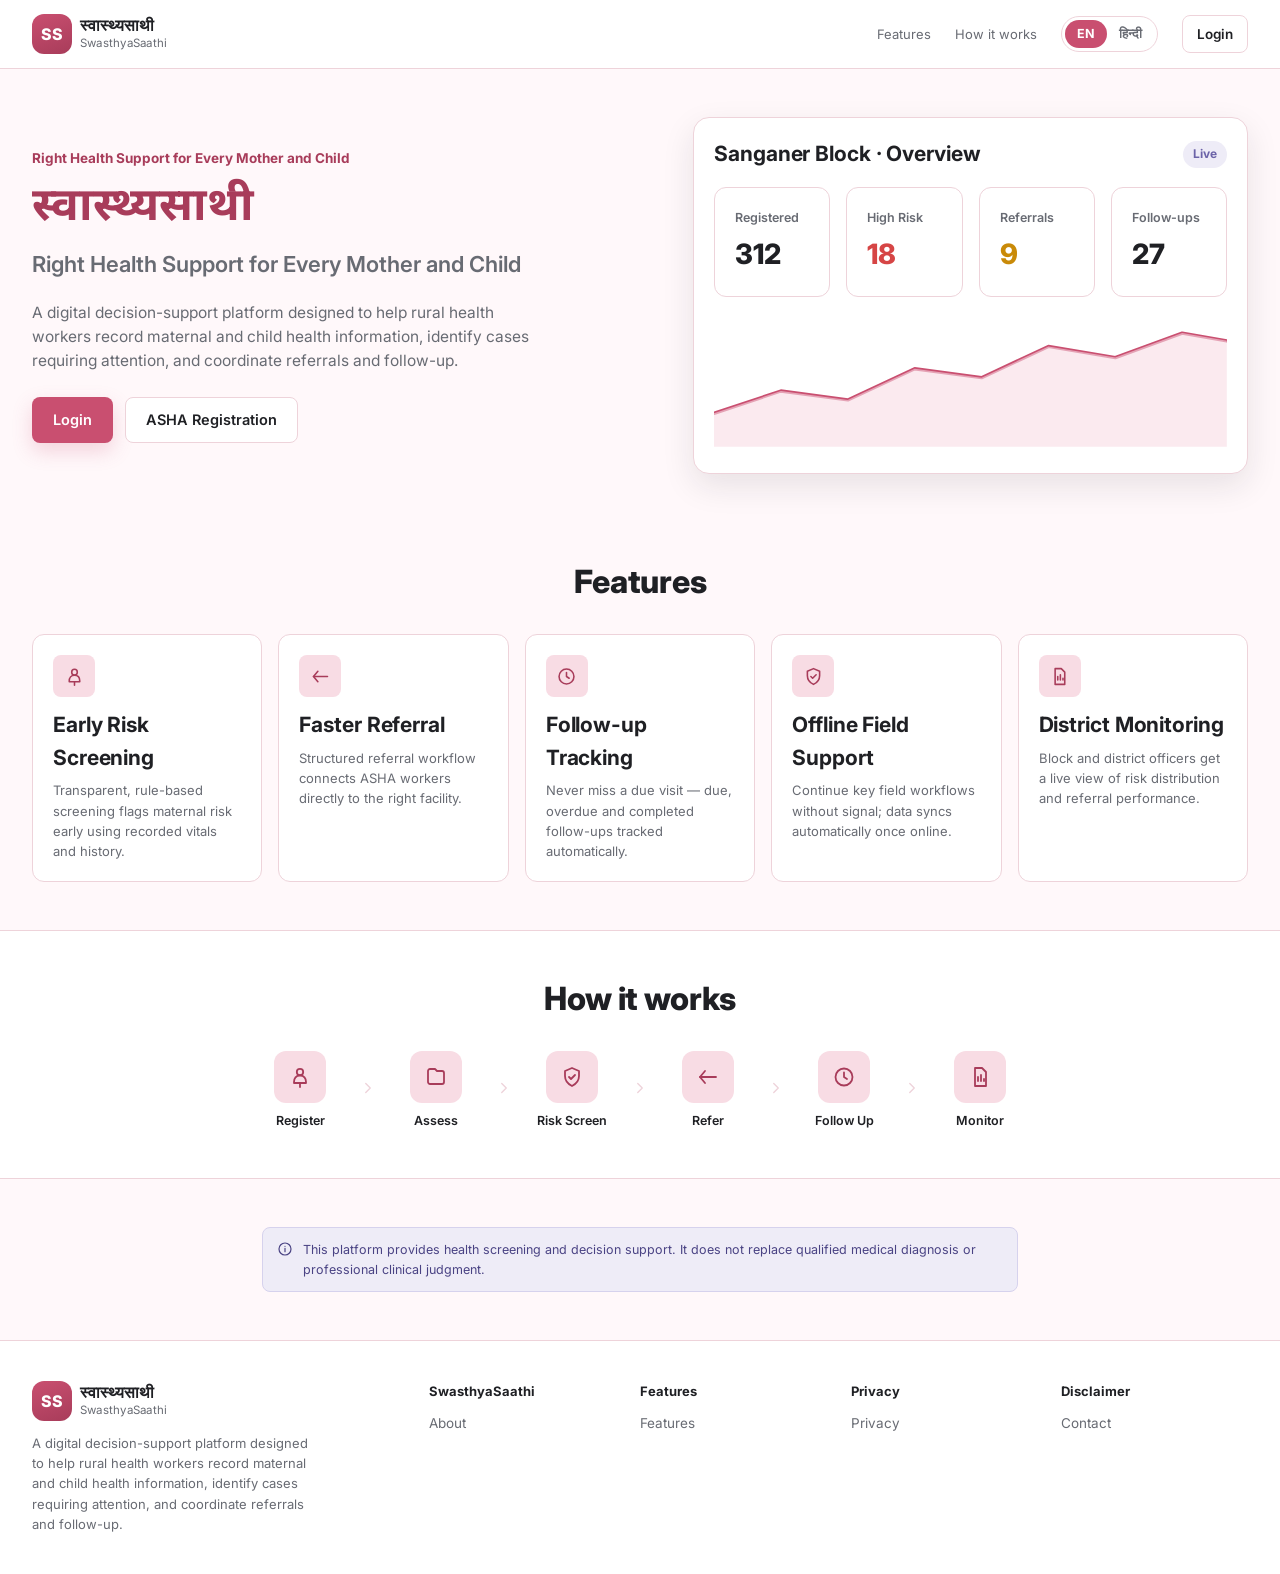
<file: index.html>
<!DOCTYPE html>
<html lang="en">
<head>
<meta charset="UTF-8">
<meta name="viewport" content="width=device-width, initial-scale=1.0, viewport-fit=cover">
<title>SwasthyaSaathi | स्वास्थ्यसाथी — Maternal &amp; Child Health Platform</title>
<meta name="description" content="Right Health Support for Every Mother and Child — a decision-support platform for rural ASHA/ANM health workers.">
<link rel="stylesheet" href="css/style.css">
</head>
<body>

<header class="landing-header">
  <div class="container">
    <a href="index.html" class="flex items-center gap-2">
      <div class="brand-mark">SS</div>
      <div>
        <div class="brand-name-hi" data-i18n="brand_hi">स्वास्थ्यसाथी</div>
        <div class="brand-name-en" data-i18n="brand_en">SwasthyaSaathi</div>
      </div>
    </a>
    <div class="landing-nav-links">
      <a href="#features" class="text-meta desktop-only" data-i18n="footer_features">Features</a>
      <a href="#workflow" class="text-meta desktop-only" data-i18n="workflow_title">How it works</a>
      <div class="lang-switch"><button data-lang="en">EN</button><button data-lang="hi">हिन्दी</button></div>
      <a href="login.html" class="btn btn-secondary btn-sm" data-i18n="btn_login">Login</a>
    </div>
  </div>
</header>

<section class="hero">
  <div class="container">
    <div class="hero-grid">
      <div>
        <div class="hero-eyebrow" data-i18n="tagline">हर माँ और बच्चे तक सही स्वास्थ्य सहायता</div>
        <h1 class="hero-title-hi" data-i18n="brand_hi">स्वास्थ्यसाथी</h1>
        <p class="hero-title-en" data-i18n="tagline">Right Health Support for Every Mother and Child</p>
        <p class="hero-desc" data-i18n="hero_desc">A digital decision-support platform designed to help rural health workers record maternal and child health information, identify cases requiring attention, and coordinate referrals and follow-up.</p>
        <div class="flex gap-3" style="flex-wrap:wrap;">
          <a href="login.html" class="btn btn-primary" data-i18n="btn_login">Login</a>
          <a href="signup.html" class="btn btn-secondary" data-i18n="btn_asha_signup">ASHA Registration</a>
        </div>
      </div>

      <div class="mock-dashboard" aria-hidden="true">
        <div class="flex items-center justify-between" style="margin-bottom:16px;">
          <div class="text-section-title">Sanganer Block · Overview</div>
          <span class="badge badge-info">Live</span>
        </div>
        <div class="kpi-grid" style="margin-bottom:16px;">
          <div class="kpi-card"><div class="kpi-label">Registered</div><div class="kpi-value">312</div></div>
          <div class="kpi-card"><div class="kpi-label">High Risk</div><div class="kpi-value danger">18</div></div>
          <div class="kpi-card"><div class="kpi-label">Referrals</div><div class="kpi-value warning">9</div></div>
          <div class="kpi-card"><div class="kpi-label">Follow-ups</div><div class="kpi-value">27</div></div>
        </div>
        <svg viewBox="0 0 460 120" style="width:100%;height:auto;">
          <polyline points="0,90 60,70 120,78 180,50 240,58 300,30 360,40 420,18 460,25" fill="none" stroke="#C94F70" stroke-width="3" stroke-linecap="round" stroke-linejoin="round"/>
          <polyline points="0,90 60,70 120,78 180,50 240,58 300,30 360,40 420,18 460,25 460,120 0,120" fill="#F8DCE4" opacity="0.6" stroke="none"/>
        </svg>
      </div>
    </div>
  </div>
</section>

<section class="section" id="features">
  <div class="container">
    <div class="section-head">
      <h2 class="text-page-title" data-i18n="footer_features">Features</h2>
    </div>
    <div class="feature-grid">
      <div class="feature-card">
        <div class="feature-icon"></div>
        <div class="text-section-title" data-i18n="feat1_title">Early Risk Screening</div>
        <p class="text-meta" style="margin-top:6px;" data-i18n="feat1_desc">Transparent, rule-based screening flags maternal risk early using recorded vitals and history.</p>
      </div>
      <div class="feature-card">
        <div class="feature-icon"></div>
        <div class="text-section-title" data-i18n="feat2_title">Faster Referral</div>
        <p class="text-meta" style="margin-top:6px;" data-i18n="feat2_desc">Structured referral workflow connects ASHA workers directly to the right facility.</p>
      </div>
      <div class="feature-card">
        <div class="feature-icon"></div>
        <div class="text-section-title" data-i18n="feat3_title">Follow-up Tracking</div>
        <p class="text-meta" style="margin-top:6px;" data-i18n="feat3_desc">Never miss a due visit — due, overdue and completed follow-ups tracked automatically.</p>
      </div>
      <div class="feature-card">
        <div class="feature-icon"></div>
        <div class="text-section-title" data-i18n="feat4_title">Offline Field Support</div>
        <p class="text-meta" style="margin-top:6px;" data-i18n="feat4_desc">Continue key field workflows without signal; data syncs automatically once online.</p>
      </div>
      <div class="feature-card">
        <div class="feature-icon"></div>
        <div class="text-section-title" data-i18n="feat5_title">District Monitoring</div>
        <p class="text-meta" style="margin-top:6px;" data-i18n="feat5_desc">Block and district officers get a live view of risk distribution and referral performance.</p>
      </div>
    </div>
  </div>
</section>

<section class="section" id="workflow" style="background:var(--color-white);border-top:1px solid var(--color-border);border-bottom:1px solid var(--color-border);">
  <div class="container">
    <div class="section-head">
      <h2 class="text-page-title" data-i18n="workflow_title">How it works</h2>
    </div>
    <div class="workflow-track" id="workflowTrack"></div>
  </div>
</section>

<section class="section">
  <div class="container" style="max-width:820px;">
    <div class="disclaimer-bar">
      
      <span data-i18n="disclaimer_full">This platform provides health screening and decision support. It does not replace qualified medical diagnosis or professional clinical judgment.</span>
    </div>
  </div>
</section>

<footer class="site-footer">
  <div class="container">
    <div class="footer-grid">
      <div class="footer-col">
        <div class="flex items-center gap-2" style="margin-bottom:12px;">
          <div class="brand-mark">SS</div>
          <div>
            <div class="brand-name-hi" data-i18n="brand_hi">स्वास्थ्यसाथी</div>
            <div class="brand-name-en" data-i18n="brand_en">SwasthyaSaathi</div>
          </div>
        </div>
        <p class="text-meta" style="max-width:280px;" data-i18n="hero_desc">A digital decision-support platform for rural health workers.</p>
      </div>
      <div class="footer-col">
        <h4 data-i18n="brand_en">Brand</h4>
        <a href="#" data-i18n="footer_about">About</a>
      </div>
      <div class="footer-col">
        <h4 data-i18n="footer_features">Features</h4>
        <a href="#features" data-i18n="footer_features">Features</a>
      </div>
      <div class="footer-col">
        <h4 data-i18n="footer_privacy">Privacy</h4>
        <a href="#" data-i18n="footer_privacy">Privacy</a>
      </div>
      <div class="footer-col">
        <h4 data-i18n="footer_disclaimer">Disclaimer</h4>
        <a href="#" data-i18n="footer_contact">Contact</a>
      </div>
    </div>
  </div>
</footer>

<script src="js/translations.js"></script>
<script src="js/supabase.js"></script>
<script src="js/app.js"></script>
<script>
  // Feature icons + workflow inserted via JS to keep markup DRY and reuse ICONS map.
  document.addEventListener('DOMContentLoaded', ()=>{
    document.querySelectorAll('.feature-icon').forEach((el, i)=>{
      const map = [ICONS.pregnancy, ICONS.referrals, ICONS.followups, ICONS.shield, ICONS.reports];
      el.innerHTML = map[i] || ICONS.info;
    });
    document.querySelector('.disclaimer-bar svg')?.remove();
    document.querySelector('.disclaimer-bar')?.insertAdjacentHTML('afterbegin', ICONS.info);

    const steps = [
      {icon:'pregnancy', label:'wf_register'}, {icon:'cases', label:'wf_assess'},
      {icon:'shield', label:'wf_risk'}, {icon:'referrals', label:'wf_refer'},
      {icon:'followups', label:'wf_followup'}, {icon:'reports', label:'wf_monitor'}
    ];
    const track = document.getElementById('workflowTrack');
    track.innerHTML = steps.map((s,i)=>`
      <div class="workflow-step">
        <div class="workflow-icon">${ICONS[s.icon]}</div>
        <div class="workflow-label" data-i18n="${s.label}">${I18N.t(s.label)}</div>
      </div>
      ${i < steps.length-1 ? `<div class="workflow-arrow">${ICONS.chevronRight}</div>` : ''}
    `).join('');
    I18N.apply();
  });
</script>
</body>
</html>
</file>
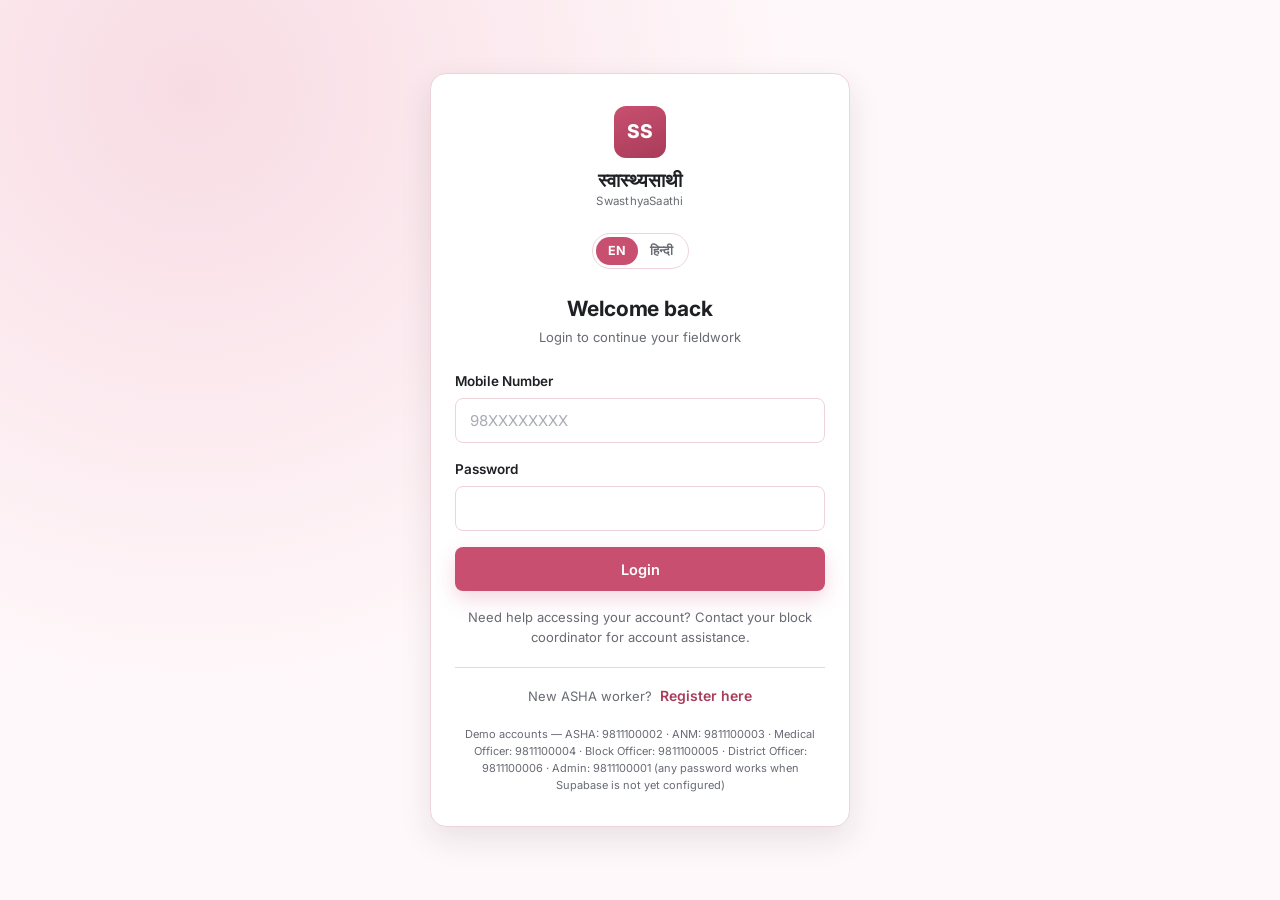
<file: admin.html>
<!DOCTYPE html>
<html lang="en">
<head>
<meta charset="UTF-8">
<meta name="viewport" content="width=device-width, initial-scale=1.0, viewport-fit=cover">
<title>Admin | SwasthyaSaathi</title>
<link rel="stylesheet" href="css/style.css">
</head>
<body>

<div class="app-shell" id="appShellRoot">
  <main class="main-content">
    <div id="pageContent">
      <div class="page-header">
        <h1 class="text-page-title" data-i18n="admin_title">Admin</h1>
      </div>
      <div class="page-body">
        <div class="tabs" id="tabsBar">
          <button class="tab-btn" data-tab="dashboard" data-i18n="admin_dashboard">Dashboard</button>
          <button class="tab-btn" data-tab="users" data-i18n="admin_users">Users</button>
          <button class="tab-btn" data-tab="approvals" data-i18n="admin_pending_approvals">Pending Approvals</button>
          <button class="tab-btn" data-tab="officers" data-i18n="admin_officers">Officers</button>
          <button class="tab-btn" data-tab="facilities" data-i18n="admin_facilities">Facilities</button>
          <button class="tab-btn" data-tab="rules" data-i18n="admin_risk_rules">Risk Rules</button>
          <button class="tab-btn" data-tab="regions" data-i18n="admin_districts_blocks">Districts &amp; Blocks</button>
          <button class="tab-btn" data-tab="audit" data-i18n="admin_audit_logs">Audit Logs</button>
          <button class="tab-btn" data-tab="settings" data-i18n="admin_settings">Settings</button>
        </div>

        <div class="tab-panel" id="panel-dashboard">
          <div class="kpi-grid" id="adminKpis" style="margin-bottom:24px;"></div>
        </div>

        <div class="tab-panel" id="panel-users">
          <div id="usersTableWrap"></div>
        </div>

        <div class="tab-panel" id="panel-approvals">
          <div id="approvalsWrap"></div>
        </div>

        <div class="tab-panel" id="panel-officers">
          <div class="flex justify-between items-center" style="margin-bottom:14px;">
            <div class="text-section-title" data-i18n="admin_officers">Officers</div>
            <button class="btn btn-primary btn-sm" data-i18n="add_officer">Add Officer</button>
          </div>
          <div id="officersTableWrap"></div>
        </div>

        <div class="tab-panel" id="panel-facilities">
          <div id="adminFacilitiesWrap"></div>
        </div>

        <div class="tab-panel" id="panel-rules">
          <div class="flex justify-between items-center" style="margin-bottom:14px;">
            <div class="text-section-title" data-i18n="admin_risk_rules">Risk Rules</div>
            <button class="btn btn-primary btn-sm" data-i18n="add_rule">Add Rule</button>
          </div>
          <div id="rulesTableWrap"></div>
        </div>

        <div class="tab-panel" id="panel-regions">
          <div class="grid" style="grid-template-columns:1fr 1fr;gap:16px;">
            <div class="card card-pad">
              <div class="text-section-title" style="margin-bottom:10px;" data-i18n="district">District</div>
              <div id="districtList"></div>
            </div>
            <div class="card card-pad">
              <div class="text-section-title" style="margin-bottom:10px;" data-i18n="block">Block</div>
              <div id="blockList"></div>
            </div>
          </div>
        </div>

        <div class="tab-panel" id="panel-audit">
          <div id="auditTableWrap"></div>
        </div>

        <div class="tab-panel" id="panel-settings">
          <div class="card card-pad">
            <div class="text-section-title" style="margin-bottom:14px;" data-i18n="admin_settings">Settings</div>
            <div class="field">
              <label data-i18n="ruleset_version">Ruleset Version</label>
              <input type="text" value="v1.0.0" disabled>
            </div>
            <div class="disclaimer-bar" style="margin-top:8px;"><span data-i18n="risk_engine_note"></span></div>
          </div>
        </div>
      </div>
    </div>
  </main>
</div>

<script src="js/translations.js"></script>
<script src="js/supabase.js"></script>
<script src="js/risk-engine.js"></script>
<script src="js/offline.js"></script>
<script src="js/app.js"></script>
<script src="js/auth.js"></script>
<script>
const session = APP.mountShell('admin', ['admin']);
if(session){

document.querySelector('#panel-settings .disclaimer-bar').innerHTML = `${ICONS.info}<span data-i18n="risk_engine_note">${I18N.t('risk_engine_note')}</span>`;

const TABS = ['dashboard','users','approvals','officers','facilities','rules','regions','audit','settings'];
function activateTab(tab){
  document.querySelectorAll('#tabsBar .tab-btn').forEach(b=> b.classList.toggle('active', b.dataset.tab===tab));
  document.querySelectorAll('.tab-panel').forEach(p=> p.classList.toggle('active', p.id === 'panel-'+tab));
  window.location.hash = tab;
}
document.querySelectorAll('#tabsBar .tab-btn').forEach(b=> b.addEventListener('click', ()=> activateTab(b.dataset.tab)));
const hashTab = window.location.hash.replace('#','');
activateTab(TABS.includes(hashTab) ? hashTab : 'dashboard');

const users = window.DEMO_DATA.users;

function renderAdminDashboard(){
  const pending = users.filter(u=>u.status==='pending').length;
  document.getElementById('adminKpis').innerHTML = `
    <div class="kpi-card"><div class="kpi-label" data-i18n="kpi_total_users">${I18N.t('kpi_total_users')}</div><div class="kpi-value">${users.length}</div></div>
    <div class="kpi-card"><div class="kpi-label" data-i18n="admin_pending_approvals">${I18N.t('admin_pending_approvals')}</div><div class="kpi-value warning">${pending}</div></div>
    <div class="kpi-card"><div class="kpi-label" data-i18n="kpi_total_pregnancies">${I18N.t('kpi_total_pregnancies')}</div><div class="kpi-value">${window.DEMO_DATA.cases.length}</div></div>
    <div class="kpi-card"><div class="kpi-label" data-i18n="kpi_high_risk">${I18N.t('kpi_high_risk')}</div><div class="kpi-value danger">${window.DEMO_DATA.cases.filter(c=>c.risk==='high').length}</div></div>
    <div class="kpi-card"><div class="kpi-label" data-i18n="kpi_pending_referrals">${I18N.t('kpi_pending_referrals')}</div><div class="kpi-value warning">2</div></div>
    <div class="kpi-card"><div class="kpi-label" data-i18n="kpi_overdue_followups">${I18N.t('kpi_overdue_followups')}</div><div class="kpi-value danger">1</div></div>
  `;
}

function statusBadge(u){
  if(u.status==='pending') return `<span class="badge badge-moderate">${I18N.t('status_pending')}</span>`;
  return u.is_active ? `<span class="badge badge-low">${I18N.current==='hi'?'सक्रिय':'Active'}</span>` : `<span class="badge badge-high">${I18N.current==='hi'?'निष्क्रिय':'Inactive'}</span>`;
}

function renderUsers(){
  document.getElementById('usersTableWrap').innerHTML = `<div class="table-container"><table class="data-table">
    <thead><tr>
      <th data-i18n="name">${I18N.t('name')}</th><th data-i18n="col_mobile">${I18N.t('col_mobile')}</th>
      <th data-i18n="col_role">${I18N.t('col_role')}</th><th data-i18n="col_district">${I18N.t('col_district')}</th>
      <th data-i18n="col_block">${I18N.t('col_block')}</th><th data-i18n="col_status">${I18N.t('col_status')}</th>
      <th data-i18n="col_action">${I18N.t('col_action')}</th>
    </tr></thead>
    <tbody>${users.map(u=>`<tr>
      <td style="font-weight:600;">${u.name}</td><td>${u.mobile}</td>
      <td><span class="badge badge-info">${I18N.t('role_'+u.role)}</span></td>
      <td>${u.district}</td><td>${u.block}</td><td>${statusBadge(u)}</td>
      <td class="flex gap-2">
        <button class="btn btn-ghost btn-sm" data-i18n="act_view">${I18N.t('act_view')}</button>
        <button class="btn btn-ghost btn-sm" data-i18n="${u.is_active?'act_deactivate':'act_activate'}">${I18N.t(u.is_active?'act_deactivate':'act_activate')}</button>
      </td>
    </tr>`).join('')}</tbody>
  </table></div>`;
}

function renderApprovals(){
  const pending = users.filter(u=>u.status==='pending');
  const wrap = document.getElementById('approvalsWrap');
  if(!pending.length){ wrap.innerHTML = `<div class="empty-state">${ICONS.empty}<div class="title" data-i18n="no_records_found">${I18N.t('no_records_found')}</div></div>`; return; }
  wrap.innerHTML = pending.map(u=>`
    <div class="card card-pad flex items-center justify-between" style="margin-bottom:12px;flex-wrap:wrap;gap:12px;">
      <div>
        <div style="font-weight:700;">${u.name}</div>
        <div class="text-meta">${u.mobile} · ${u.village}, ${u.block}, ${u.district}</div>
      </div>
      <div class="flex gap-2">
        <button class="btn btn-primary btn-sm approve-btn" data-id="${u.id}" data-i18n="act_approve">${I18N.t('act_approve')}</button>
        <button class="btn btn-secondary btn-sm reject-btn" data-id="${u.id}" data-i18n="act_reject">${I18N.t('act_reject')}</button>
      </div>
    </div>`).join('');
  wrap.querySelectorAll('.approve-btn').forEach(b=> b.addEventListener('click', ()=> updateApproval(b.dataset.id, true)));
  wrap.querySelectorAll('.reject-btn').forEach(b=> b.addEventListener('click', ()=> updateApproval(b.dataset.id, false)));
}

async function updateApproval(id, approve){
  const u = users.find(x=>x.id===id);
  if(!u) return;
  const client = await getSupabaseClient();
  if(client){
    await safeQuery(client.from('users').update({ status: approve?'approved':'rejected', is_active: approve }).eq('id', id));
    await safeQuery(client.from('audit_logs').insert({ user_id: session.id, action: approve?'Approved user':'Rejected user', entity:'users', entity_id:id, created_at:new Date().toISOString() }));
  }
  u.status = approve ? 'approved' : 'rejected';
  u.is_active = approve;
  window.DEMO_DATA.auditLogs.unshift({ user: session.name, action: approve?'Approved user':'Rejected user', entity:'users', entityId:id, date: new Date().toISOString().slice(0,10), time: new Date().toTimeString().slice(0,5) });
  APP.toast(I18N.t('saved_successfully'), 'success');
  renderApprovals(); renderUsers(); renderAdminDashboard(); renderAudit();
}

function renderOfficers(){
  const officers = users.filter(u=>['anm','medical_officer','block_officer','district_officer'].includes(u.role));
  document.getElementById('officersTableWrap').innerHTML = `<div class="table-container"><table class="data-table">
    <thead><tr><th data-i18n="name">${I18N.t('name')}</th><th data-i18n="col_role">${I18N.t('col_role')}</th>
    <th data-i18n="col_district">${I18N.t('col_district')}</th><th data-i18n="assigned_area">${I18N.t('assigned_area')}</th>
    <th data-i18n="col_status">${I18N.t('col_status')}</th></tr></thead>
    <tbody>${officers.map(o=>`<tr><td style="font-weight:600;">${o.name}</td><td><span class="badge badge-info">${I18N.t('role_'+o.role)}</span></td>
      <td>${o.district}</td><td>${o.block}</td><td>${statusBadge(o)}</td></tr>`).join('')}</tbody>
  </table></div>`;
}

function renderAdminFacilities(){
  document.getElementById('adminFacilitiesWrap').innerHTML = `<div class="table-container"><table class="data-table">
    <thead><tr><th data-i18n="facility_name">${I18N.t('facility_name')}</th><th data-i18n="facility_type">${I18N.t('facility_type')}</th>
    <th data-i18n="col_district">${I18N.t('col_district')}</th><th data-i18n="col_block">${I18N.t('col_block')}</th>
    <th data-i18n="obstetric_capability">${I18N.t('obstetric_capability')}</th><th data-i18n="emergency_capability">${I18N.t('emergency_capability')}</th>
    <th data-i18n="col_action">${I18N.t('col_action')}</th></tr></thead>
    <tbody>${window.DEMO_DATA.facilities.map(f=>`<tr><td style="font-weight:600;">${f.name}</td><td>${f.type}</td><td>${f.district}</td><td>${f.block}</td>
      <td>${f.obstetric?ICONS.check.replace('width="24" height="24"','width="15" height="15"'):'—'}</td>
      <td>${f.emergency?ICONS.check.replace('width="24" height="24"','width="15" height="15"'):'—'}</td>
      <td><button class="btn btn-ghost btn-sm" data-i18n="act_edit">${I18N.t('act_edit')}</button></td></tr>`).join('')}</tbody>
  </table></div>`;
}

function renderRules(){
  document.getElementById('rulesTableWrap').innerHTML = `<div class="table-container"><table class="data-table">
    <thead><tr><th data-i18n="rule_name">${I18N.t('rule_name')}</th><th data-i18n="indicator">${I18N.t('indicator')}</th>
    <th data-i18n="condition">${I18N.t('condition')}</th><th data-i18n="severity">${I18N.t('severity')}</th>
    <th data-i18n="ruleset_version">${I18N.t('ruleset_version')}</th><th data-i18n="enabled">${I18N.t('enabled')}</th></tr></thead>
    <tbody>${window.DEMO_DATA.riskRules.map(r=>`<tr><td style="font-weight:600;">${r.name}</td><td>${r.indicator}</td><td>${r.condition}</td>
      <td><span class="badge ${r.severity==='high'||r.severity==='urgent'?'badge-high':'badge-moderate'}">${r.severity}</span></td>
      <td class="text-meta">${r.version}</td>
      <td><label class="checkbox-row ${r.enabled?'checked':''}" style="display:inline-flex;width:auto;padding:6px 10px;"><input type="checkbox" ${r.enabled?'checked':''} disabled></label></td></tr>`).join('')}</tbody>
  </table></div>`;
}

function renderRegions(){
  const districts = [...new Set(users.map(u=>u.district).filter(d=>d!=='—'))];
  const blocks = [...new Set(users.map(u=>u.block).filter(b=>b!=='—'))];
  document.getElementById('districtList').innerHTML = districts.map(d=>`<div class="text-body" style="padding:8px 0;border-bottom:1px solid var(--color-border);">${d}</div>`).join('');
  document.getElementById('blockList').innerHTML = blocks.map(b=>`<div class="text-body" style="padding:8px 0;border-bottom:1px solid var(--color-border);">${b}</div>`).join('');
}

function renderAudit(){
  document.getElementById('auditTableWrap').innerHTML = `<div class="table-container"><table class="data-table">
    <thead><tr><th data-i18n="col_user">${I18N.t('col_user')}</th><th data-i18n="col_action_log">${I18N.t('col_action_log')}</th>
    <th data-i18n="col_entity">${I18N.t('col_entity')}</th><th data-i18n="col_entity_id">${I18N.t('col_entity_id')}</th>
    <th data-i18n="col_date">${I18N.t('col_date')}</th><th data-i18n="col_time">${I18N.t('col_time')}</th></tr></thead>
    <tbody>${window.DEMO_DATA.auditLogs.map(a=>`<tr><td style="font-weight:600;">${a.user}</td><td>${a.action}</td><td class="text-meta">${a.entity}</td>
      <td class="text-meta">${a.entityId}</td><td class="text-meta">${APP.formatDate(a.date, I18N.current)}</td><td class="text-meta">${a.time}</td></tr>`).join('')}</tbody>
  </table></div>`;
}

function renderAll(){
  renderAdminDashboard(); renderUsers(); renderApprovals(); renderOfficers();
  renderAdminFacilities(); renderRules(); renderRegions(); renderAudit();
  I18N.apply();
}
document.addEventListener('langchange', renderAll);
renderAll();
}
</script>
</body>
</html>
</file>
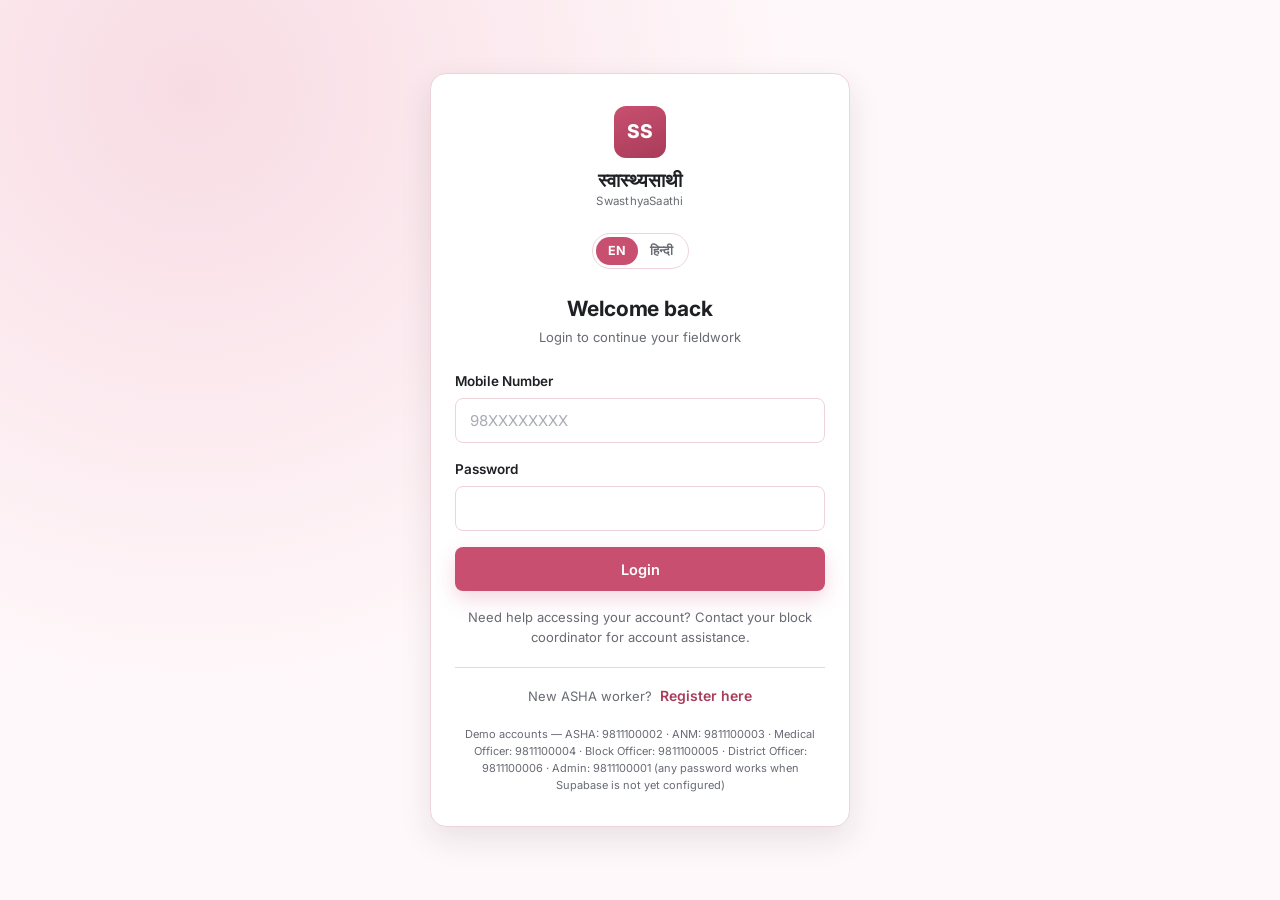
<file: cases.html>
<!DOCTYPE html>
<html lang="en">
<head>
<meta charset="UTF-8">
<meta name="viewport" content="width=device-width, initial-scale=1.0, viewport-fit=cover">
<title>Cases | SwasthyaSaathi</title>
<link rel="stylesheet" href="css/style.css">
</head>
<body>

<div class="app-shell" id="appShellRoot">
  <main class="main-content">
    <div id="pageContent">
      <div class="page-header">
        <h1 class="text-page-title" data-i18n="cases_title">Cases</h1>
      </div>

      <div class="page-body">
        <div class="card card-pad" style="margin-bottom:20px;">
          <div class="form-grid cols-2" style="gap:12px;">
            <div class="field" style="margin-bottom:0;grid-column:1/-1;">
              <div class="input-unit" style="position:relative;">
                <span style="position:absolute;left:14px;top:50%;transform:translateY(-50%);color:var(--color-text-secondary);" id="searchIcon"></span>
                <input type="text" id="searchInput" data-i18n-ph="search_placeholder" style="padding-left:40px;">
              </div>
            </div>
            <div class="field" style="margin-bottom:0;">
              <select id="filterRisk">
                <option value="" data-i18n="filter_risk">Risk</option>
                <option value="low" data-i18n="risk_low">Low</option>
                <option value="moderate" data-i18n="risk_moderate">Moderate</option>
                <option value="high" data-i18n="risk_high">High</option>
              </select>
            </div>
            <div class="field" style="margin-bottom:0;">
              <select id="filterBlock">
                <option value="" data-i18n="filter_block">Block</option>
              </select>
            </div>
          </div>
        </div>

        <div id="resultsCount" class="text-meta" style="margin-bottom:12px;"></div>
        <div id="casesTableWrap"></div>
        <div id="casesCardWrap" class="case-card-list mobile-only"></div>
      </div>
    </div>
  </main>
</div>

<div class="overlay" id="caseOverlay">
  <div class="drawer">
    <div class="drawer-header">
      <div class="text-section-title" data-i18n="case_details">Case Details</div>
      <button class="icon-btn" id="closeDrawer">✕</button>
    </div>
    <div class="drawer-body" id="drawerBody"></div>
  </div>
</div>

<script src="js/translations.js"></script>
<script src="js/supabase.js"></script>
<script src="js/risk-engine.js"></script>
<script src="js/offline.js"></script>
<script src="js/app.js"></script>
<script src="js/auth.js"></script>
<script>
const session = APP.mountShell('cases');
if(session){

document.getElementById('searchIcon').innerHTML = ICONS.search.replace('width="24" height="24"','width="17" height="17"');

let allCases = window.DEMO_DATA.cases;
const blocks = [...new Set(allCases.map(c=>c.block))];
document.getElementById('filterBlock').insertAdjacentHTML('beforeend', blocks.map(b=>`<option value="${b}">${b}</option>`).join(''));

// Support ?risk=high deep-link from dashboard quick actions
const params = new URLSearchParams(window.location.search);
if(params.get('risk')) document.getElementById('filterRisk').value = params.get('risk');

function filtered(){
  const q = document.getElementById('searchInput').value.trim().toLowerCase();
  const risk = document.getElementById('filterRisk').value;
  const block = document.getElementById('filterBlock').value;
  return allCases.filter(c=>{
    if(q && !(c.name.toLowerCase().includes(q) || c.id.toLowerCase().includes(q) || c.mobile.includes(q))) return false;
    if(risk && c.risk !== risk) return false;
    if(block && c.block !== block) return false;
    return true;
  });
}

function renderTable(list){
  const wrap = document.getElementById('casesTableWrap');
  wrap.classList.add('desktop-only');
  if(!list.length){
    wrap.innerHTML = `<div class="empty-state">${ICONS.empty}<div class="title" data-i18n="no_records_found">${I18N.t('no_records_found')}</div></div>`;
    return;
  }
  wrap.innerHTML = `<div class="table-container">
    <table class="data-table">
      <thead><tr>
        <th data-i18n="col_case_id">${I18N.t('col_case_id')}</th>
        <th data-i18n="col_beneficiary">${I18N.t('col_beneficiary')}</th>
        <th data-i18n="col_week">${I18N.t('col_week')}</th>
        <th data-i18n="col_risk">${I18N.t('col_risk')}</th>
        <th data-i18n="col_referral">${I18N.t('col_referral')}</th>
        <th data-i18n="col_followup">${I18N.t('col_followup')}</th>
        <th data-i18n="col_action">${I18N.t('col_action')}</th>
      </tr></thead>
      <tbody>
        ${list.map(c=>`<tr class="row-link" data-id="${c.id}">
          <td style="font-weight:600;">${c.id}</td>
          <td>${c.name}</td>
          <td>${c.week} ${I18N.t('week_short')}</td>
          <td>${APP.riskBadge(c.risk)}</td>
          <td><span class="badge badge-neutral">${c.referral==='—'?'—':I18N.t('status_'+c.referral)}</span></td>
          <td class="text-meta">${APP.formatDate(c.followup, I18N.current)}</td>
          <td><button class="btn btn-ghost btn-sm view-btn" data-id="${c.id}" data-i18n="view_details">${I18N.t('view_details')}</button></td>
        </tr>`).join('')}
      </tbody>
    </table>
  </div>`;
}

function renderCards(list){
  const wrap = document.getElementById('casesCardWrap');
  if(!list.length){
    wrap.innerHTML = `<div class="empty-state">${ICONS.empty}<div class="title" data-i18n="no_records_found">${I18N.t('no_records_found')}</div></div>`;
    return;
  }
  wrap.innerHTML = list.map(c=>`
    <div class="case-row-card" data-id="${c.id}">
      <div class="top">
        <div><div class="name">${c.name}</div><div class="text-meta">${c.id}</div></div>
        ${APP.riskBadge(c.risk)}
      </div>
      <div class="meta-row">
        <span>${c.week} ${I18N.t('week_short')}</span>
        <span>${c.block}</span>
        <span>${I18N.t('col_followup')}: ${APP.formatDate(c.followup, I18N.current)}</span>
      </div>
    </div>`).join('');
}

function render(){
  const list = filtered();
  document.getElementById('resultsCount').textContent = `${list.length} ${I18N.current==='hi'?'केस मिले':'cases found'}`;
  renderTable(list);
  renderCards(list);
  wireRowClicks();
  I18N.apply();
}

function wireRowClicks(){
  document.querySelectorAll('.row-link, .case-row-card, .view-btn').forEach(el=>{
    el.addEventListener('click', (e)=>{
      const id = el.dataset.id || el.closest('[data-id]')?.dataset.id;
      if(id) openDrawer(id);
    });
  });
}

function openDrawer(id){
  const c = allCases.find(x=>x.id===id);
  if(!c) return;
  document.getElementById('drawerBody').innerHTML = `
    <div class="flex items-center justify-between" style="margin-bottom:16px;">
      <div>
        <div class="text-section-title">${c.name}</div>
        <div class="text-meta">${c.id} · ${c.age} ${I18N.t('years_short')} · ${c.mobile}</div>
      </div>
      ${APP.riskBadge(c.risk)}
    </div>
    <div class="grid" style="grid-template-columns:1fr 1fr;gap:10px;margin-bottom:20px;">
      <div class="card card-pad"><div class="kpi-label">${I18N.t('col_week')}</div><div style="font-weight:700;">${c.week} ${I18N.t('week_short')}</div></div>
      <div class="card card-pad"><div class="kpi-label">${I18N.t('col_block')}</div><div style="font-weight:700;">${c.block}</div></div>
    </div>
    <h4 class="text-section-title" style="font-size:14.5px;margin-bottom:10px;" data-i18n="assessment_history">${I18N.t('assessment_history')}</h4>
    <div class="timeline">
      <div class="timeline-item">
        <div class="timeline-dot done">${ICONS.check.replace('width="24" height="24"','width="13" height="13"')}</div>
        <div><div class="timeline-title">${I18N.t('risk_low')==='Low Risk'?'Initial screening':'प्रारंभिक स्क्रीनिंग'}</div><div class="timeline-meta">${APP.formatDate(c.followup)}</div></div>
      </div>
      <div class="timeline-item">
        <div class="timeline-dot">${ICONS.followups.replace('width="24" height="24"','width="13" height="13"')}</div>
        <div><div class="timeline-title" data-i18n="medical_review">${I18N.t('medical_review')}</div><div class="timeline-meta text-meta">${c.referral==='—'?I18N.t('status_pending'):I18N.t('status_'+c.referral)}</div></div>
      </div>
    </div>
    <div style="margin-top:20px;display:flex;gap:10px;flex-wrap:wrap;">
      <a href="referrals.html" class="btn btn-primary btn-sm" data-i18n="new_referral">${I18N.t('new_referral')}</a>
      <a href="pregnancy.html" class="btn btn-secondary btn-sm" data-i18n="save_assessment">${I18N.t('save_assessment')}</a>
    </div>
  `;
  I18N.apply(document.getElementById('drawerBody'));
  document.getElementById('caseOverlay').classList.add('open');
}

document.getElementById('closeDrawer').addEventListener('click', ()=> document.getElementById('caseOverlay').classList.remove('open'));
document.getElementById('caseOverlay').addEventListener('click', (e)=>{ if(e.target.id==='caseOverlay') e.currentTarget.classList.remove('open'); });

['searchInput','filterRisk','filterBlock'].forEach(id=> document.getElementById(id).addEventListener('input', render));
document.addEventListener('langchange', render);
render();

if(params.get('case')) openDrawer(params.get('case'));
}
</script>
</body>
</html>
</file>
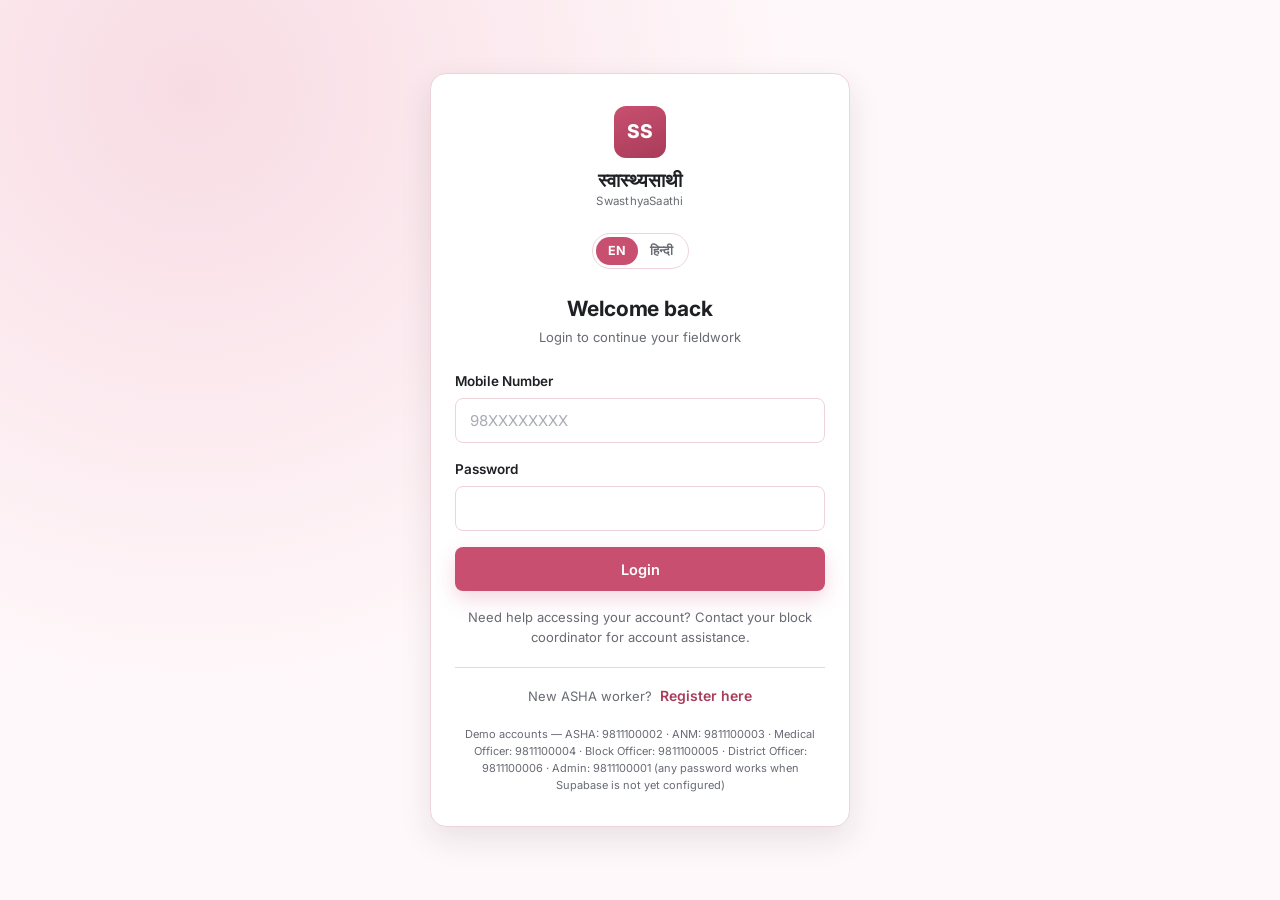
<file: dashboard.html>
<!DOCTYPE html>
<html lang="en">
<head>
<meta charset="UTF-8">
<meta name="viewport" content="width=device-width, initial-scale=1.0, viewport-fit=cover">
<title>Dashboard | SwasthyaSaathi</title>
<link rel="stylesheet" href="css/style.css">
</head>
<body>

<div class="app-shell" id="appShellRoot">
  <main class="main-content">
    <div id="pageContent">
      <div class="page-header">
        <div class="flex items-center justify-between" style="flex-wrap:wrap;gap:12px;">
          <div>
            <h1 class="text-page-title" id="greetingTitle"></h1>
            <p class="text-meta" id="greetingSub"></p>
          </div>
          <span class="demo-badge hidden" id="demoBadge"><span data-i18n="demo_data">DEMO DATA</span></span>
        </div>
      </div>

      <div class="page-body">
        <div id="dashboardBody"></div>
      </div>
    </div>
  </main>
</div>

<script src="js/translations.js"></script>
<script src="js/supabase.js"></script>
<script src="js/risk-engine.js"></script>
<script src="js/offline.js"></script>
<script src="js/app.js"></script>
<script src="js/auth.js"></script>
<script>
const session = APP.mountShell('dashboard');
if(session){

  document.getElementById('greetingTitle').textContent = `${I18N.t('good_morning')}, ${session.name.split(' ')[0]}`;
  document.getElementById('greetingSub').textContent = I18N.t('role_'+session.role);
  if(!SUPABASE_CONFIGURED) document.getElementById('demoBadge').classList.remove('hidden');

  document.addEventListener('langchange', renderDashboard);
  renderDashboard();

  function kpiCard(label, value, cls){
    return `<div class="kpi-card accent"><div class="kpi-label" data-i18n="${label}">${I18N.t(label)}</div><div class="kpi-value ${cls||''}">${value}</div></div>`;
  }

  function donutChart(segments, size){
    size = size || 200;
    const r = size/2 - 14, cx = size/2, cy = size/2, circ = 2*Math.PI*r;
    const total = segments.reduce((a,s)=>a+s.value,0) || 1;
    let offset = 0;
    const arcs = segments.map(s=>{
      const frac = s.value/total;
      const dash = frac*circ;
      const el = `<circle cx="${cx}" cy="${cy}" r="${r}" fill="none" stroke="${s.color}" stroke-width="22"
        stroke-dasharray="${dash} ${circ-dash}" stroke-dashoffset="${-offset}" transform="rotate(-90 ${cx} ${cy})" stroke-linecap="butt"/>`;
      offset += dash;
      return el;
    }).join('');
    return `<svg viewBox="0 0 ${size} ${size}" style="max-width:220px;margin:0 auto;display:block;">
      ${arcs}
      <text x="${cx}" y="${cy-4}" text-anchor="middle" font-size="24" font-weight="800" fill="var(--color-text)">${total}</text>
      <text x="${cx}" y="${cy+16}" text-anchor="middle" font-size="11" fill="var(--color-text-secondary)">Total</text>
    </svg>`;
  }

  function barChart(bars, opts){
    opts = opts || {};
    const w = 480, h = opts.h || 200, pad = 28, barW = (w-pad*2)/bars.length*0.55;
    const max = Math.max(...bars.map(b=>b.value), 1);
    const gap = (w-pad*2)/bars.length;
    return `<svg viewBox="0 0 ${w} ${h}" style="width:100%;height:auto;">
      <line x1="${pad}" y1="${h-24}" x2="${w-8}" y2="${h-24}" stroke="var(--color-border)"/>
      ${bars.map((b,i)=>{
        const bh = (h-50)*(b.value/max);
        const x = pad + i*gap + (gap-barW)/2;
        const y = h-24-bh;
        return `<rect x="${x}" y="${y}" width="${barW}" height="${bh}" rx="4" fill="${b.color||'var(--color-primary)'}"/>
          <text x="${x+barW/2}" y="${h-8}" text-anchor="middle" font-size="10.5" fill="var(--color-text-secondary)">${b.label}</text>
          <text x="${x+barW/2}" y="${y-6}" text-anchor="middle" font-size="11" font-weight="700" fill="var(--color-text)">${b.value}</text>`;
      }).join('')}
    </svg>`;
  }

  function caseRowHTML(c){
    return `<tr class="row-link" onclick="window.location.href='cases.html?case=${c.id}'">
      <td style="font-weight:600;">${c.id}</td>
      <td>${c.name}</td>
      <td>${c.week} ${I18N.t('week_short')}</td>
      <td>${APP.riskBadge(c.risk)}</td>
      <td><span class="badge badge-neutral">${c.referral==='—'?'—':I18N.t('status_'+c.referral)}</span></td>
      <td class="text-meta">${APP.formatDate(c.followup, I18N.current)}</td>
    </tr>`;
  }

  function recentCasesTable(cases){
    if(!cases.length){
      return `<div class="empty-state">${ICONS.empty}<div class="title" data-i18n="no_records_found">${I18N.t('no_records_found')}</div></div>`;
    }
    return `<div class="table-container">
      <table class="data-table">
        <thead><tr>
          <th data-i18n="col_case_id">${I18N.t('col_case_id')}</th>
          <th data-i18n="col_beneficiary">${I18N.t('col_beneficiary')}</th>
          <th data-i18n="col_week">${I18N.t('col_week')}</th>
          <th data-i18n="col_risk">${I18N.t('col_risk')}</th>
          <th data-i18n="col_referral">${I18N.t('col_referral')}</th>
          <th data-i18n="col_followup">${I18N.t('col_followup')}</th>
        </tr></thead>
        <tbody>${cases.map(caseRowHTML).join('')}</tbody>
      </table>
    </div>`;
  }

  function quickActionsHTML(){
    const actions = [
      {icon:'pregnancy', label:'action_new_pregnancy', href:'pregnancy.html'},
      {icon:'followups', label:'action_today_visits', href:'referrals.html#followups'},
      {icon:'cases', label:'action_high_risk', href:'cases.html?risk=high'},
      {icon:'referrals', label:'action_referrals', href:'referrals.html'},
    ];
    return `<div class="grid" style="grid-template-columns:repeat(2,1fr);">
      ${actions.map(a=>`
        <a href="${a.href}" class="card card-pad flex items-center gap-3" style="transition:box-shadow .15s;">
          <div class="workflow-icon" style="width:40px;height:40px;">${ICONS[a.icon]}</div>
          <span style="font-weight:600;font-size:13.5px;" data-i18n="${a.label}">${I18N.t(a.label)}</span>
        </a>`).join('')}
    </div>`;
  }

  async function renderDashboard(){
    const body = document.getElementById('dashboardBody');
    body.innerHTML = `<div class="skeleton" style="height:120px;margin-bottom:20px;"></div><div class="skeleton" style="height:280px;"></div>`;

    // In a fully wired deployment this reads from Supabase (beneficiaries,
    // pregnancies, risk_assessments, referrals, followups) filtered by RLS
    // to the worker's assigned area / block / district. DEMO_DATA below
    // stands in when Supabase is not configured, purely for evaluation.
    const cases = window.DEMO_DATA.cases;
    const high = cases.filter(c=>c.risk==='high').length;
    const mod = cases.filter(c=>c.risk==='moderate').length;
    const low = cases.filter(c=>c.risk==='low').length;
    const pendingReferrals = cases.filter(c=>c.referral==='pending' || c.referral==='referred').length;

    let html = '';

    if(session.role === 'asha' || session.role === 'anm'){
      html += `<div class="kpi-grid" style="margin-bottom:24px;">
        ${kpiCard('kpi_registered', cases.length)}
        ${kpiCard('kpi_high_risk', high, 'danger')}
        ${kpiCard('kpi_pending_referrals', pendingReferrals, 'warning')}
        ${kpiCard('kpi_followups_due', 4)}
      </div>
      <div class="grid" style="grid-template-columns:1fr;margin-bottom:28px;">
        <div>
          <h2 class="text-section-title" style="margin-bottom:12px;" data-i18n="quick_actions">${I18N.t('quick_actions')}</h2>
          ${quickActionsHTML()}
        </div>
      </div>
      <div class="flex items-center justify-between" style="margin-bottom:12px;">
        <h2 class="text-section-title" data-i18n="recent_cases">${I18N.t('recent_cases')}</h2>
        <a href="cases.html" class="text-meta" style="color:var(--color-primary-dark);font-weight:600;" data-i18n="view_all">${I18N.t('view_all')}</a>
      </div>
      ${recentCasesTable(cases.slice(0,5))}`;
    }

    if(session.role === 'medical_officer'){
      html += `<div class="kpi-grid" style="margin-bottom:24px;">
        ${kpiCard('kpi_high_risk', high, 'danger')}
        ${kpiCard('kpi_pending_reviews', 3, 'warning')}
        ${kpiCard('kpi_pending_referrals', pendingReferrals)}
        ${kpiCard('kpi_followups_due', 4)}
      </div>
      <h2 class="text-section-title" style="margin-bottom:12px;" data-i18n="kpi_high_risk">${I18N.t('kpi_high_risk')}</h2>
      ${recentCasesTable(cases.filter(c=>c.risk==='high'))}`;
    }

    if(session.role === 'block_officer' || session.role === 'district_officer'){
      const isDistrict = session.role === 'district_officer';
      html += `<div class="kpi-grid" style="margin-bottom:24px;">
        ${kpiCard('kpi_total_pregnancies', cases.length)}
        ${kpiCard('kpi_high_risk', high, 'danger')}
        ${kpiCard('kpi_moderate_risk', mod, 'warning')}
        ${isDistrict ? kpiCard('kpi_low_risk', low) : kpiCard('kpi_pending_referrals', pendingReferrals, 'warning')}
      </div>
      <div class="grid" style="grid-template-columns:1fr;gap:20px;margin-bottom:28px;">
        <div class="card card-pad">
          <h3 class="text-section-title" style="margin-bottom:14px;" data-i18n="risk_distribution">${I18N.t('risk_distribution')}</h3>
          <div class="chart-container">${donutChart([
            {value:high,color:'var(--color-danger)'},{value:mod,color:'var(--color-warning)'},{value:low,color:'var(--color-success)'}
          ])}</div>
          <div class="chart-legend" style="justify-content:center;">
            <span class="legend-item"><span class="legend-dot" style="background:var(--color-danger)"></span>${I18N.t('risk_high')}</span>
            <span class="legend-item"><span class="legend-dot" style="background:var(--color-warning)"></span>${I18N.t('risk_moderate')}</span>
            <span class="legend-item"><span class="legend-dot" style="background:var(--color-success)"></span>${I18N.t('risk_low')}</span>
          </div>
        </div>
        <div class="card card-pad">
          <h3 class="text-section-title" style="margin-bottom:14px;" data-i18n="${isDistrict?'block_comparison':'block_referral_overview'}">${I18N.t(isDistrict?'block_comparison':'block_referral_overview')}</h3>
          <div class="chart-container">${barChart([
            {label:'Sanganer', value:14, color:'var(--color-primary)'},
            {label:'Chaksu', value:9, color:'var(--color-primary)'},
            {label:'Amber', value:6, color:'var(--color-primary)'},
            {label:'Bassi', value:11, color:'var(--color-primary)'},
          ])}</div>
        </div>
      </div>
      <h2 class="text-section-title" style="margin-bottom:12px;" data-i18n="kpi_high_risk">${I18N.t('kpi_high_risk')}</h2>
      ${recentCasesTable(cases.filter(c=>c.risk!=='low'))}`;
    }

    body.innerHTML = html;
    I18N.apply(body);
  }
}
</script>
</body>
</html>
</file>
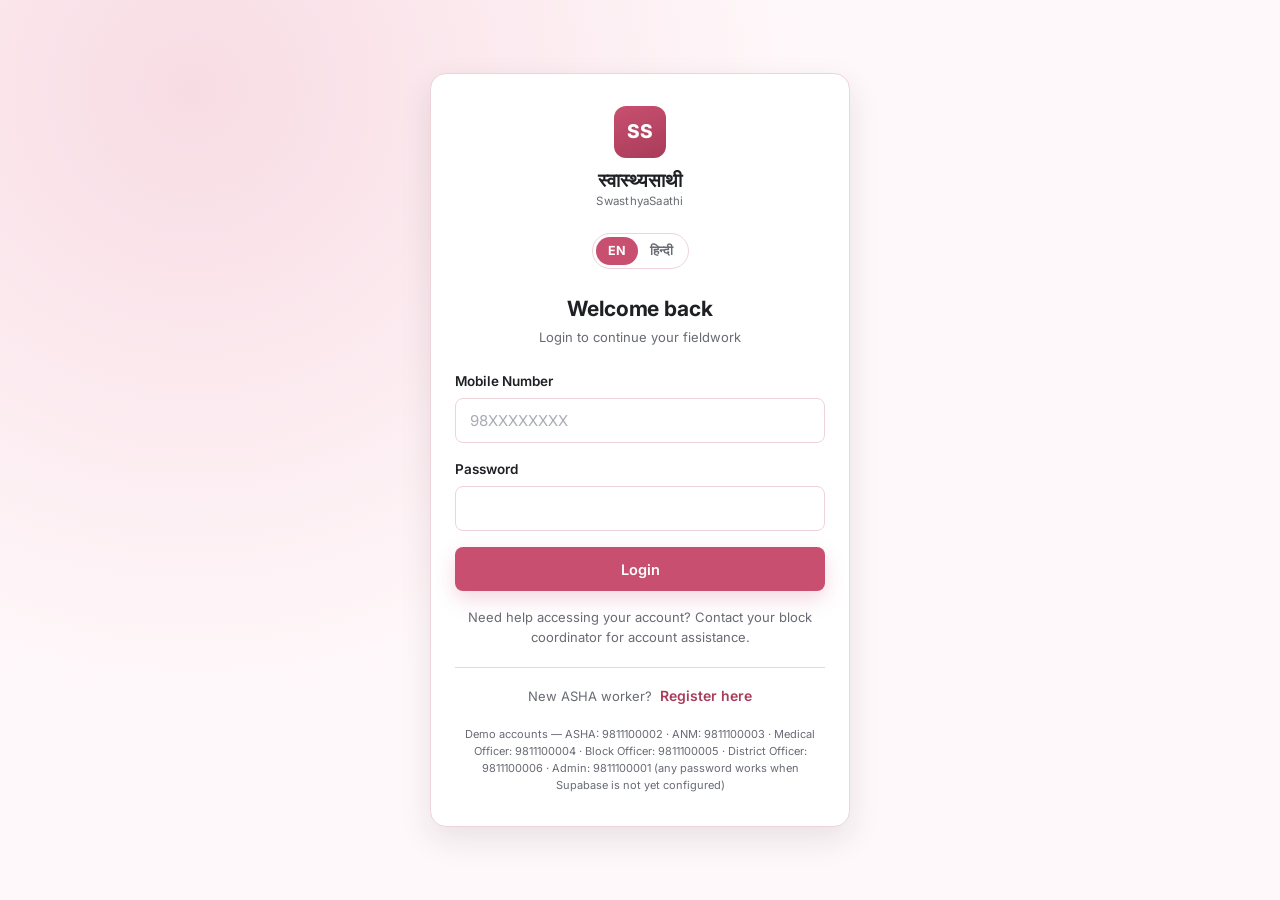
<file: login.html>
<!DOCTYPE html>
<html lang="en">
<head>
<meta charset="UTF-8">
<meta name="viewport" content="width=device-width, initial-scale=1.0, viewport-fit=cover">
<title>Login | SwasthyaSaathi</title>
<link rel="stylesheet" href="css/style.css">
</head>
<body>

<div class="auth-shell">
  <div class="auth-card">
    <div class="auth-brand">
      <div class="brand-mark" style="width:52px;height:52px;font-size:19px;">SS</div>
      <div>
        <div class="brand-name-hi" style="font-size:19px;" data-i18n="brand_hi">स्वास्थ्यसाथी</div>
        <div class="brand-name-en" data-i18n="brand_en">SwasthyaSaathi</div>
      </div>
      <div class="lang-switch" style="margin-top:10px;"><button data-lang="en">EN</button><button data-lang="hi">हिन्दी</button></div>
    </div>

    <h1 class="text-section-title" style="text-align:center;margin-bottom:2px;" data-i18n="login_title">Welcome back</h1>
    <p class="text-meta" style="text-align:center;margin-bottom:24px;" data-i18n="login_sub">Login to continue your fieldwork</p>

    <div id="loginAlert" class="alert alert-danger hidden" style="margin-bottom:16px;"></div>

    <form id="loginForm" novalidate>
      <div class="field" id="mobileField">
        <label for="mobile" data-i18n="mobile_number">Mobile Number</label>
        <input type="tel" id="mobile" name="mobile" inputmode="numeric" maxlength="10" placeholder="98XXXXXXXX" required>
        <div class="error-text" data-i18n="something_wrong">Please enter a valid mobile number.</div>
      </div>
      <div class="field" id="passwordField">
        <label for="password" data-i18n="password">Password</label>
        <input type="password" id="password" name="password" required minlength="8">
      </div>

      <button type="submit" class="btn btn-primary btn-block" id="loginSubmit">
        <span data-i18n="btn_login">Login</span>
      </button>
    </form>

    <p class="text-meta" style="text-align:center;margin-top:16px;" data-i18n="forgot_password">Need help accessing your account? Contact your block coordinator for account assistance.</p>

    <div style="border-top:1px solid var(--color-border);margin-top:20px;padding-top:16px;text-align:center;">
      <span class="text-meta" data-i18n="no_account">New ASHA worker?</span>
      <a href="signup.html" style="color:var(--color-primary-dark);font-weight:600;font-size:14px;margin-left:4px;" data-i18n="signup_link">Register here</a>
    </div>

    <p class="text-meta" style="text-align:center;margin-top:18px;font-size:11px;">
      Demo accounts — ASHA: 9811100002 · ANM: 9811100003 · Medical Officer: 9811100004 · Block Officer: 9811100005 · District Officer: 9811100006 · Admin: 9811100001 (any password works when Supabase is not yet configured)
    </p>
  </div>
</div>

<div class="toast-stack" id="toastStack"></div>

<script src="js/translations.js"></script>
<script src="js/supabase.js"></script>
<script src="js/app.js"></script>
<script src="js/auth.js"></script>
<script>
  // Redirect if already logged in
  document.addEventListener('DOMContentLoaded', ()=>{
    const existing = AUTH.getSession();
    if(existing) window.location.href = AUTH.roleHome(existing.role);
  });

  const form = document.getElementById('loginForm');
  const alertBox = document.getElementById('loginAlert');
  const submitBtn = document.getElementById('loginSubmit');

  function showAlert(msg){
    alertBox.textContent = msg;
    alertBox.classList.remove('hidden');
  }

  form.addEventListener('submit', async (e)=>{
    e.preventDefault();
    alertBox.classList.add('hidden');
    const mobile = document.getElementById('mobile').value.trim();
    const password = document.getElementById('password').value;

    document.getElementById('mobileField').classList.remove('has-error');
    if(!AUTH.validateMobile(mobile)){
      document.getElementById('mobileField').classList.add('has-error');
      return;
    }

    submitBtn.disabled = true;
    submitBtn.textContent = I18N.t('loading');

    // DEMO CONVENIENCE: when Supabase is not yet configured, any password
    // of 8+ chars logs into a matching demo mobile number so judges/reviewers
    // can explore every role without needing a live backend.
    let result;
    if(!SUPABASE_CONFIGURED){
      const demoUser = window.DEMO_DATA.users.find(u=>u.mobile===mobile);
      if(demoUser && password.length >= 8){
        result = demoUser.status === 'pending'
          ? { ok:false, error: I18N.current==='hi' ? 'आपका खाता समीक्षा हेतु लंबित है' : 'Your account is pending admin approval' }
          : { ok:true, user:demoUser };
      }else{
        result = { ok:false, error: I18N.current==='hi' ? 'गलत मोबाइल नंबर या पासवर्ड (डेमो)' : 'Incorrect mobile number or password (demo)' };
      }
    }else{
      result = await AUTH.login(mobile, password);
    }

    submitBtn.disabled = false;
    submitBtn.innerHTML = `<span data-i18n="btn_login">${I18N.t('btn_login')}</span>`;

    if(!result.ok){
      showAlert(result.error);
      return;
    }
    AUTH.setSession(result.user, true);
    window.location.href = AUTH.roleHome(result.user.role);
  });
</script>
</body>
</html>
</file>
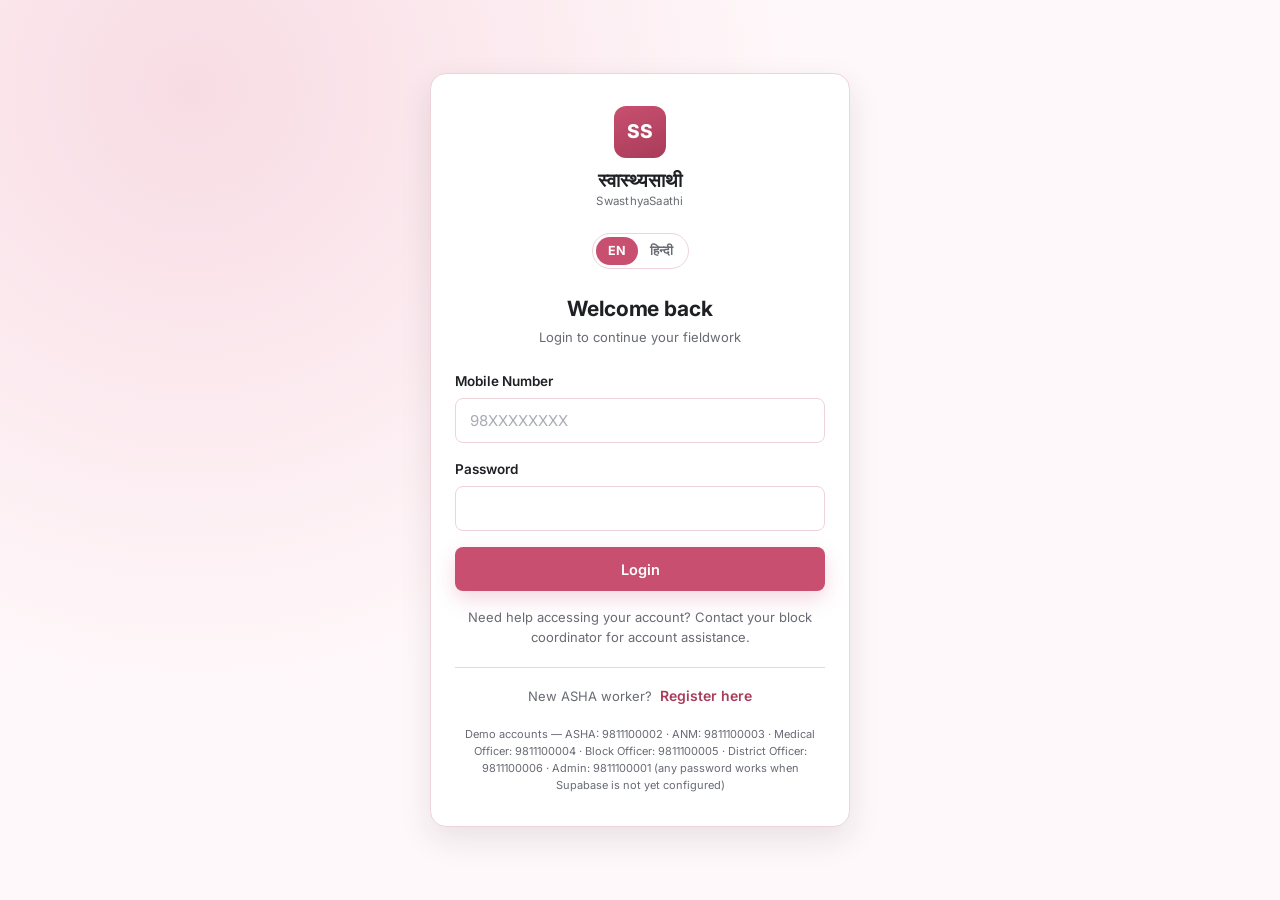
<file: pregnancy.html>
<!DOCTYPE html>
<html lang="en">
<head>
<meta charset="UTF-8">
<meta name="viewport" content="width=device-width, initial-scale=1.0, viewport-fit=cover">
<title>New Pregnancy | SwasthyaSaathi</title>
<link rel="stylesheet" href="css/style.css">
</head>
<body>

<div class="app-shell" id="appShellRoot">
  <main class="main-content">
    <div id="pageContent">
      <div class="page-header">
        <h1 class="text-page-title" data-i18n="pregnancy_title">New Pregnancy Registration</h1>
        <div class="disclaimer-bar" style="margin-top:12px;">
          <span id="disclaimerIcon"></span>
          <span data-i18n="disclaimer_full"></span>
        </div>
      </div>

      <div class="page-body">
        <div class="step-progress" id="stepProgress" style="margin-bottom:24px;"></div>

        <form id="pregForm">
          <div class="card card-pad" id="stepPanels"></div>

          <div class="sticky-actions">
            <button type="button" class="btn btn-secondary" id="btnBack" data-i18n="back">Back</button>
            <button type="button" class="btn btn-primary" id="btnNext" data-i18n="next">Continue</button>
          </div>
        </form>
      </div>
    </div>
  </main>
</div>

<script src="js/translations.js"></script>
<script src="js/supabase.js"></script>
<script src="js/risk-engine.js"></script>
<script src="js/offline.js"></script>
<script src="js/app.js"></script>
<script src="js/auth.js"></script>
<script>
const session = APP.mountShell('pregnancy', ['asha','anm']);
if(session){

document.getElementById('disclaimerIcon').innerHTML = ICONS.info;

const STEPS = ['step_mother','step_pregnancy','step_vitals','step_history','step_warning','step_risk','step_save'];
let current = 0;
const state = { beneficiary:{}, pregnancy:{}, vitals:{}, observations:{}, history:{}, warningSigns:{}, riskResult:null };

function renderStepper(){
  document.getElementById('stepProgress').innerHTML = STEPS.map((s,i)=>`
    <div class="step-dot ${i===current?'active':''} ${i<current?'done':''}">
      <div class="step-num">${i<current? '✓' : String(i+1).padStart(2,'0')}</div>
      <span class="step-label" data-i18n="${s}">${I18N.t(s)}</span>
    </div>
    ${i<STEPS.length-1 ? '<div class="step-line"></div>' : ''}
  `).join('');
}

function fieldHTML(id, labelKey, type, opts){
  opts = opts || {};
  const unit = opts.unit ? `<div class="input-unit"><input type="${type}" id="${id}" ${opts.attrs||''}><span class="unit">${opts.unit}</span></div>` :
    `<input type="${type}" id="${id}" ${opts.attrs||''}>`;
  return `<div class="field"><label for="${id}" data-i18n="${labelKey}">${I18N.t(labelKey)}</label>${unit}
    ${opts.hint ? `<div class="hint">${opts.hint}</div>` : ''}</div>`;
}

function checkboxRow(id, labelKey, warn){
  return `<label class="checkbox-row ${warn?'warn':''}" for="${id}">
    <input type="checkbox" id="${id}"><span data-i18n="${labelKey}">${I18N.t(labelKey)}</span>
  </label>`;
}

function panelHTML(step){
  switch(step){
    case 0: return `
      <h3 class="text-section-title" style="margin-bottom:16px;" data-i18n="step_mother">${I18N.t('step_mother')}</h3>
      <div class="form-grid cols-2">
        ${fieldHTML('b_name','name','text',{attrs:'required'})}
        ${fieldHTML('b_age','age','number',{unit:I18N.t('years_short'),attrs:'required min=15 max=49'})}
        ${fieldHTML('b_mobile','mobile_number','tel',{attrs:'maxlength=10 inputmode=numeric'})}
        ${fieldHTML('b_id','beneficiary_id','text',{attrs:'placeholder="Auto-generated if left blank"'})}
        ${fieldHTML('b_district','district','text',{attrs:'required'})}
        ${fieldHTML('b_block','block','text',{attrs:'required'})}
        ${fieldHTML('b_village','village','text',{attrs:'required'})}
        ${fieldHTML('b_area','area','text',{})}
      </div>`;
    case 1: return `
      <h3 class="text-section-title" style="margin-bottom:16px;" data-i18n="step_pregnancy">${I18N.t('step_pregnancy')}</h3>
      <div class="form-grid cols-2">
        ${fieldHTML('p_lmp','lmp','date',{attrs:'required'})}
        <div class="field">
          <label data-i18n="gestational_age">${I18N.t('gestational_age')}</label>
          <input type="text" id="p_ga" disabled>
          <div class="hint" data-i18n="calculated">${I18N.t('calculated')}</div>
        </div>
        <div class="field">
          <label data-i18n="edd">${I18N.t('edd')}</label>
          <input type="text" id="p_edd" disabled>
          <div class="hint" data-i18n="calculated">${I18N.t('calculated')}</div>
        </div>
        <div class="field">
          <label data-i18n="trimester">${I18N.t('trimester')}</label>
          <input type="text" id="p_trimester" disabled>
        </div>
        ${fieldHTML('p_gravida','gravida','number',{attrs:'min=1 max=15'})}
        ${fieldHTML('p_para','para','number',{attrs:'min=0 max=15'})}
      </div>
      <div class="checkbox-grid" style="margin-top:8px;">
        ${checkboxRow('p_csection','prev_csection')}
        ${checkboxRow('p_complications','prev_complications')}
      </div>`;
    case 2: return `
      <h3 class="text-section-title" style="margin-bottom:16px;" data-i18n="step_vitals">${I18N.t('step_vitals')}</h3>
      <div class="form-grid cols-2">
        ${fieldHTML('v_sbp','systolic_bp','number',{unit:'mmHg'})}
        ${fieldHTML('v_dbp','diastolic_bp','number',{unit:'mmHg'})}
        ${fieldHTML('v_pulse','pulse','number',{unit:'bpm'})}
        ${fieldHTML('v_temp','temperature','number',{unit:'°F',attrs:'step=0.1'})}
        ${fieldHTML('v_weight','weight','number',{unit:'kg',attrs:'step=0.1'})}
        ${fieldHTML('v_hb','haemoglobin','number',{unit:'g/dL',attrs:'step=0.1'})}
        ${fieldHTML('v_glucose','blood_glucose','number',{unit:'mg/dL'})}
      </div>
      <h3 class="text-section-title" style="margin:20px 0 16px;">Observations</h3>
      <div class="form-grid cols-2">
        ${fieldHTML('o_fetal_movement','fetal_movement','text',{})}
        ${fieldHTML('o_fundal_height','fundal_height','number',{unit:'cm'})}
        ${fieldHTML('o_fhr','fetal_heart_rate','number',{unit:'bpm'})}
      </div>`;
    case 3: return `
      <h3 class="text-section-title" style="margin-bottom:16px;" data-i18n="medical_history">${I18N.t('medical_history')}</h3>
      <div class="checkbox-grid">
        ${checkboxRow('h_hypertension','h_hypertension')}
        ${checkboxRow('h_diabetes','h_diabetes')}
        ${checkboxRow('h_anaemia','h_anaemia')}
        ${checkboxRow('h_csection','h_prev_csection')}
        ${checkboxRow('h_complications','h_prev_complications')}
        ${checkboxRow('h_stillbirth','h_stillbirth')}
        ${checkboxRow('h_miscarriage','h_miscarriage')}
        ${checkboxRow('h_pph','h_pph')}
        ${checkboxRow('h_multiple','h_multiple')}
        ${checkboxRow('h_other','h_other')}
        ${checkboxRow('h_none','h_none')}
      </div>`;
    case 4: return `
      <h3 class="text-section-title" style="margin-bottom:6px;" data-i18n="warning_signs">${I18N.t('warning_signs')}</h3>
      <p class="text-meta" style="margin-bottom:16px;" data-i18n="urgent_flag_note"></p>
      <div class="checkbox-grid">
        ${checkboxRow('w_bleeding','w_bleeding',true)}
        ${checkboxRow('w_headache','w_headache',true)}
        ${checkboxRow('w_vision','w_vision',true)}
        ${checkboxRow('w_abdominal','w_abdominal',true)}
        ${checkboxRow('w_fever','w_fever',true)}
        ${checkboxRow('w_breathing','w_breathing',true)}
        ${checkboxRow('w_convulsions','w_convulsions',true)}
        ${checkboxRow('w_reduced','w_reduced_movement',true)}
        ${checkboxRow('w_other','w_other',true)}
      </div>`;
    case 5: return `<div id="riskResultWrap"></div>`;
    case 6: return `
      <h3 class="text-section-title" style="margin-bottom:16px;" data-i18n="step_save">${I18N.t('step_save')}</h3>
      <div id="saveSummary" class="text-meta" style="margin-bottom:16px;"></div>
      <div id="saveStatus"></div>`;
  }
}

function collectStep(step){
  if(step===0){
    state.beneficiary = {
      name:val('b_name'), age:val('b_age'), mobile:val('b_mobile'), id:val('b_id'),
      district:val('b_district'), block:val('b_block'), village:val('b_village'), area:val('b_area')
    };
  }
  if(step===1){
    state.pregnancy = {
      lmp:val('p_lmp'), gravida:val('p_gravida'), para:val('p_para'),
      prevCsection:checked('p_csection'), prevComplications:checked('p_complications')
    };
  }
  if(step===2){
    state.vitals = {
      systolicBP:val('v_sbp'), diastolicBP:val('v_dbp'), pulse:val('v_pulse'), temperature:val('v_temp'),
      weight:val('v_weight'), haemoglobin:val('v_hb'), bloodGlucose:val('v_glucose')
    };
    state.observations = { fetalMovement:val('o_fetal_movement'), fundalHeight:val('o_fundal_height'), fhr:val('o_fhr') };
  }
  if(step===3){
    state.history = {
      hypertension:checked('h_hypertension'), diabetes:checked('h_diabetes'), anaemia:checked('h_anaemia'),
      prevCsection:checked('h_csection'), prevComplications:checked('h_complications'),
      stillbirth:checked('h_stillbirth'), miscarriage:checked('h_miscarriage'), pph:checked('h_pph'),
      multiplePregnancy:checked('h_multiple'), other:checked('h_other')
    };
  }
  if(step===4){
    state.warningSigns = {
      bleeding:checked('w_bleeding'), headache:checked('w_headache'), vision:checked('w_vision'),
      abdominal:checked('w_abdominal'), fever:checked('w_fever'), breathing:checked('w_breathing'),
      convulsions:checked('w_convulsions'), reducedMovement:checked('w_reduced'), other:checked('w_other')
    };
  }
}
function val(id){ const el = document.getElementById(id); return el ? el.value.trim() : ''; }
function checked(id){ const el = document.getElementById(id); return el ? el.checked : false; }

function validateStep(step){
  if(step===0 && (!val('b_name') || !val('b_age') || !val('b_district') || !val('b_block') || !val('b_village'))){
    APP.toast(I18N.t('something_wrong'), 'error'); return false;
  }
  if(step===1 && !val('p_lmp')){ APP.toast(I18N.t('something_wrong'), 'error'); return false; }
  return true;
}

function renderPanel(){
  renderStepper();
  document.getElementById('stepPanels').innerHTML = panelHTML(current);
  I18N.apply();

  // wire checkbox visual state
  document.querySelectorAll('.checkbox-row input').forEach(cb=>{
    cb.addEventListener('change', ()=> cb.closest('.checkbox-row').classList.toggle('checked', cb.checked));
  });

  if(current === 1){
    const lmpInput = document.getElementById('p_lmp');
    lmpInput.value = state.pregnancy.lmp || '';
    document.getElementById('p_gravida').value = state.pregnancy.gravida || '';
    document.getElementById('p_para').value = state.pregnancy.para || '';
    const updateCalcs = ()=>{
      const ga = APP.gestationalAgeWeeks(lmpInput.value);
      document.getElementById('p_ga').value = ga ? `${ga.weeks} ${I18N.t('week_short')} ${ga.days}d` : '—';
      document.getElementById('p_edd').value = APP.edd(lmpInput.value) ? APP.formatDate(APP.edd(lmpInput.value), I18N.current) : '—';
      document.getElementById('p_trimester').value = ga ? APP.trimester(ga.weeks) : '—';
    };
    lmpInput.addEventListener('input', updateCalcs);
    updateCalcs();
  }

  if(current === 5){
    collectStep(4);
    const result = RiskEngine.evaluate({
      age: state.beneficiary.age,
      vitals: state.vitals, history: state.history, warningSigns: state.warningSigns, pregnancy: state.pregnancy
    });
    state.riskResult = result;
    const ga = APP.gestationalAgeWeeks(state.pregnancy.lmp);
    document.getElementById('riskResultWrap').innerHTML = `
      <div class="risk-result ${result.risk_level}">
        <div class="risk-icon">${result.risk_level==='low'?ICONS.check:ICONS.alert}</div>
        <div class="risk-level">${RiskEngine.levelLabel(result.risk_level).toUpperCase()}</div>
        <p class="text-meta">${I18N.t('assessment_date')}: ${APP.formatDate(new Date().toISOString(), I18N.current)}</p>
      </div>
      ${result.urgent_flag ? `<div class="alert alert-danger" style="margin-top:16px;">${ICONS.alert}<span>${I18N.t('urgent_flag_note')}</span></div>` : ''}
      <div class="card card-pad" style="margin-top:16px;">
        <div class="text-section-title" style="font-size:15px;margin-bottom:10px;" data-i18n="contributing_indicators">${I18N.t('contributing_indicators')}</div>
        ${result.contributing_indicators.length ? `<ul style="padding-left:18px;">${result.contributing_indicators.map(i=>`<li class="text-body" style="margin-bottom:4px;">${i}</li>`).join('')}</ul>`
          : `<p class="text-meta">${I18N.t('none')}</p>`}
        <div class="text-meta" style="margin-top:14px;"><strong data-i18n="recommended_action">${I18N.t('recommended_action')}:</strong> <span data-i18n="recommended_action_text">${I18N.t('recommended_action_text')}</span></div>
        <div class="text-meta" style="margin-top:8px;" data-i18n="ruleset_version">${I18N.t('ruleset_version')}: ${result.ruleset_version}</div>
      </div>
      <div class="disclaimer-bar" style="margin-top:16px;">${ICONS.info}<span data-i18n="risk_engine_note">${I18N.t('risk_engine_note')}</span></div>
    `;
  }

  if(current === 6){
    document.getElementById('saveSummary').innerHTML =
      `${state.beneficiary.name} · ${state.beneficiary.age} ${I18N.t('years_short')} · ${state.beneficiary.village}, ${state.beneficiary.block} · ${APP.riskBadge(state.riskResult.risk_level)}`;
    I18N.apply();
  }

  document.getElementById('btnBack').style.visibility = current===0 ? 'hidden' : 'visible';
  document.getElementById('btnNext').innerHTML = current===6
    ? `<span data-i18n="save_assessment">${I18N.t('save_assessment')}</span>`
    : `<span data-i18n="next">${I18N.t('next')}</span>`;
  I18N.apply();
}

document.getElementById('btnBack').addEventListener('click', ()=>{
  if(current>0){ current--; renderPanel(); window.scrollTo({top:0,behavior:'smooth'}); }
});

document.getElementById('btnNext').addEventListener('click', async ()=>{
  if(current < 6){
    collectStep(current);
    if(!validateStep(current)) return;
    current++;
    renderPanel();
    window.scrollTo({top:0,behavior:'smooth'});
    return;
  }
  await saveRecord();
});

async function saveRecord(){
  const btn = document.getElementById('btnNext');
  btn.disabled = true;
  document.getElementById('saveStatus').innerHTML = `<div class="alert alert-info">${ICONS.info}<span data-i18n="saving">${I18N.t('saving')}</span></div>`;

  const record = {
    beneficiary: state.beneficiary,
    pregnancy: state.pregnancy,
    vitals: state.vitals,
    observations: state.observations,
    history: state.history,
    warning_signs: state.warningSigns,
    risk_assessment: state.riskResult,
    worker_id: session.id,
    worker_name: session.name,
    created_at: new Date().toISOString()
  };

  try{
    let saved = false;
    if(navigator.onLine){
      const client = await getSupabaseClient();
      if(client){
        const { error } = await safeQuery(client.from('pregnancies').insert(record));
        saved = !error;
      }else{
        saved = true; // DEMO mode — no backend configured, treat as saved locally
      }
    }
    if(!saved){
      await OfflineSync.enqueue('pregnancy', record);
      document.getElementById('saveStatus').innerHTML = `<div class="alert alert-warning">${ICONS.followups}<span data-i18n="pending_sync_count">${I18N.t('pending_sync_count',{n:1})}</span></div>`;
    }else{
      document.getElementById('saveStatus').innerHTML = `<div class="alert alert-success">${ICONS.check}<span data-i18n="saved_successfully">${I18N.t('saved_successfully')}</span></div>`;
    }
    APP.toast(I18N.t('saved_successfully'), 'success');
    setTimeout(()=>{ window.location.href = 'cases.html'; }, 1400);
  }catch(e){
    await OfflineSync.enqueue('pregnancy', record);
    document.getElementById('saveStatus').innerHTML = `<div class="alert alert-warning">${ICONS.followups}<span>${I18N.t('pending_sync_count',{n:1})}</span></div>`;
    btn.disabled = false;
  }
}

renderPanel();
}
</script>
</body>
</html>
</file>
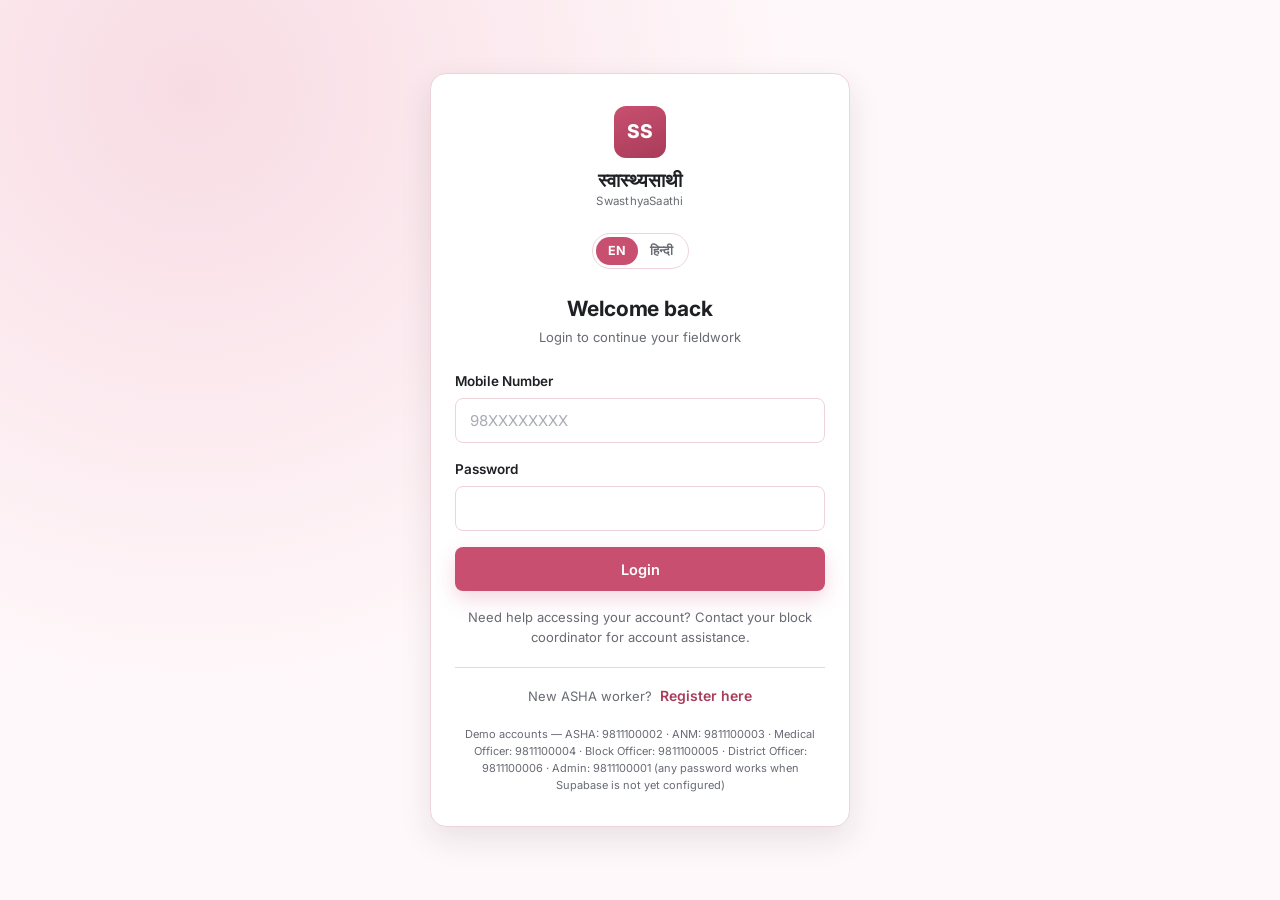
<file: referrals.html>
<!DOCTYPE html>
<html lang="en">
<head>
<meta charset="UTF-8">
<meta name="viewport" content="width=device-width, initial-scale=1.0, viewport-fit=cover">
<title>Referrals | SwasthyaSaathi</title>
<link rel="stylesheet" href="css/style.css">
</head>
<body>

<div class="app-shell" id="appShellRoot">
  <main class="main-content">
    <div id="pageContent">
      <div class="page-header">
        <h1 class="text-page-title" data-i18n="nav_referrals">Referrals</h1>
      </div>
      <div class="page-body">
        <div class="tabs" id="tabsBar">
          <button class="tab-btn" data-tab="referral" data-i18n="tab_referral_mgmt">Referral Management</button>
          <button class="tab-btn" data-tab="facilities" data-i18n="tab_facilities">Facilities</button>
          <button class="tab-btn" data-tab="followups" data-i18n="tab_followups">Follow-ups</button>
          <button class="tab-btn" data-tab="anc" data-i18n="tab_anc">ANC</button>
          <button class="tab-btn" data-tab="postnatal" data-i18n="tab_postnatal">Postnatal</button>
          <button class="tab-btn" data-tab="child" data-i18n="tab_child_health">Child Health</button>
          <button class="tab-btn" data-tab="immunization" data-i18n="tab_immunization">Immunization</button>
        </div>

        <div class="tab-panel" id="panel-referral">
          <div class="flex items-center justify-between" style="margin-bottom:14px;flex-wrap:wrap;gap:10px;">
            <div class="text-section-title" data-i18n="tab_referral_mgmt">Referral Management</div>
            <button class="btn btn-primary btn-sm" id="newReferralBtn"><span data-i18n="new_referral">New Referral</span></button>
          </div>
          <div class="card card-pad" style="margin-bottom:20px;">
            <div class="text-meta" style="margin-bottom:12px;font-weight:600;">Referral timeline — example</div>
            <div class="workflow-track" id="referralWorkflow"></div>
          </div>
          <div id="referralTableWrap"></div>
        </div>

        <div class="tab-panel" id="panel-facilities">
          <div class="text-section-title" style="margin-bottom:14px;" data-i18n="tab_facilities">Facilities</div>
          <div id="facilitiesGrid" class="grid" style="grid-template-columns:1fr;"></div>
        </div>

        <div class="tab-panel" id="panel-followups">
          <div class="text-section-title" style="margin-bottom:14px;" data-i18n="tab_followups">Follow-ups</div>
          <div class="tabs" id="followupSubTabs" style="border-bottom:none;margin-bottom:14px;gap:8px;"></div>
          <div id="followupList" class="case-card-list"></div>
        </div>

        <div class="tab-panel" id="panel-anc">
          <div class="flex items-center justify-between" style="margin-bottom:14px;">
            <div class="text-section-title" data-i18n="tab_anc">ANC</div>
            <button class="btn btn-primary btn-sm" data-i18n="add_anc_visit">Add ANC Visit</button>
          </div>
          <div class="timeline" id="ancTimeline"></div>
        </div>

        <div class="tab-panel" id="panel-postnatal">
          <div class="text-section-title" style="margin-bottom:14px;" data-i18n="tab_postnatal">Postnatal</div>
          <div class="card card-pad" id="postnatalCard"></div>
        </div>

        <div class="tab-panel" id="panel-child">
          <div class="text-section-title" style="margin-bottom:14px;" data-i18n="tab_child_health">Child Health</div>
          <div id="childGrid" class="grid" style="grid-template-columns:1fr;"></div>
        </div>

        <div class="tab-panel" id="panel-immunization">
          <div class="text-section-title" style="margin-bottom:14px;" data-i18n="tab_immunization">Immunization</div>
          <div class="kpi-grid" id="immKpis" style="margin-bottom:20px;"></div>
          <div id="immTableWrap"></div>
        </div>
      </div>
    </div>
  </main>
</div>

<script src="js/translations.js"></script>
<script src="js/supabase.js"></script>
<script src="js/risk-engine.js"></script>
<script src="js/offline.js"></script>
<script src="js/app.js"></script>
<script src="js/auth.js"></script>
<script>
const session = APP.mountShell('referrals');
if(session){

// New Referral button icon (inserted post-load since template literal ran before ICONS existed)
document.getElementById('newReferralBtn').innerHTML = `${ICONS.plus.replace('width="24" height="24"','width="15" height="15"')} <span data-i18n="new_referral">${I18N.t('new_referral')}</span>`;

const TABS = ['referral','facilities','followups','anc','postnatal','child','immunization'];

function activateTab(tab){
  document.querySelectorAll('#tabsBar .tab-btn').forEach(b=> b.classList.toggle('active', b.dataset.tab===tab));
  document.querySelectorAll('.tab-panel').forEach(p=> p.classList.toggle('active', p.id === 'panel-'+tab));
  window.location.hash = tab;
}
document.querySelectorAll('#tabsBar .tab-btn').forEach(b=> b.addEventListener('click', ()=> activateTab(b.dataset.tab)));

const hashTab = window.location.hash.replace('#','');
activateTab(TABS.includes(hashTab) ? hashTab : 'referral');

/* ---------------- Referral Management ---------------- */
const REFERRAL_DEMO = [
  { id:'REF-501', beneficiary:'Geeta Kumari', caseId:'CASE-1042', risk:'high', reason:'Severely elevated blood pressure', priority:'Urgent', destination:'Sanganer PHC', status:'referred', date:'2026-09-08' },
  { id:'REF-500', beneficiary:'Radha Bai', caseId:'CASE-1040', risk:'moderate', reason:'Elevated BP, low haemoglobin', priority:'Routine', destination:'Chaksu CHC', status:'pending', date:'2026-09-07' },
  { id:'REF-499', beneficiary:'Kiran Meena', caseId:'CASE-1038', risk:'high', reason:'History of postpartum haemorrhage', priority:'Urgent', destination:'Jaipur District Hospital', status:'completed', date:'2026-09-01' },
];

function renderReferralWorkflow(){
  const steps = [
    {icon:'cases', label:'rt_assessment'}, {icon:'reports', label:'rt_generated'},
    {icon:'referrals', label:'rt_referred'}, {icon:'building', label:'rt_facility_received'},
    {icon:'shield', label:'rt_medical_review'}, {icon:'followups', label:'rt_followup'},
    {icon:'check', label:'rt_completed'}
  ];
  document.getElementById('referralWorkflow').innerHTML = steps.map((s,i)=>`
    <div class="workflow-step"><div class="workflow-icon" style="width:40px;height:40px;">${ICONS[s.icon]}</div>
    <div class="workflow-label" style="font-size:11px;" data-i18n="${s.label}">${I18N.t(s.label)}</div></div>
    ${i<steps.length-1?`<div class="workflow-arrow" style="padding:0 2px;">${ICONS.chevronRight.replace('width="24" height="24"','width="14" height="14"')}</div>`:''}
  `).join('');
}

function renderReferralTable(){
  const wrap = document.getElementById('referralTableWrap');
  wrap.innerHTML = `<div class="table-container"><table class="data-table">
    <thead><tr>
      <th data-i18n="col_case_id">${I18N.t('col_case_id')}</th>
      <th data-i18n="col_beneficiary">${I18N.t('col_beneficiary')}</th>
      <th data-i18n="referral_reason">${I18N.t('referral_reason')}</th>
      <th data-i18n="referral_priority">${I18N.t('referral_priority')}</th>
      <th data-i18n="referral_destination">${I18N.t('referral_destination')}</th>
      <th data-i18n="referral_status">${I18N.t('referral_status')}</th>
      <th data-i18n="col_date">${I18N.t('col_date')}</th>
    </tr></thead>
    <tbody>${REFERRAL_DEMO.map(r=>`<tr>
      <td style="font-weight:600;">${r.caseId}</td>
      <td>${r.beneficiary}</td>
      <td class="text-meta">${r.reason}</td>
      <td>${r.priority}</td>
      <td>${r.destination}</td>
      <td><span class="badge ${r.status==='completed'?'badge-low':r.status==='pending'?'badge-moderate':'badge-info'}">${I18N.t('status_'+r.status)}</span></td>
      <td class="text-meta">${APP.formatDate(r.date, I18N.current)}</td>
    </tr>`).join('')}</tbody>
  </table></div>`;
}

/* ---------------- Facilities ---------------- */
function renderFacilities(){
  const grid = document.getElementById('facilitiesGrid');
  grid.innerHTML = window.DEMO_DATA.facilities.map(f=>`
    <div class="card card-pad flex items-center justify-between" style="flex-wrap:wrap;gap:12px;">
      <div class="flex items-center gap-3">
        <div class="workflow-icon" style="width:44px;height:44px;">${ICONS.building}</div>
        <div>
          <div style="font-weight:700;">${f.name}</div>
          <div class="text-meta">${f.type} · ${f.block!=='—'?f.block+', ':''}${f.district}</div>
        </div>
      </div>
      <div class="flex gap-2" style="flex-wrap:wrap;">
        ${f.obstetric ? `<span class="badge badge-info">${I18N.t('obstetric_capability')}</span>`:''}
        ${f.emergency ? `<span class="badge badge-high">${I18N.t('emergency_capability')}</span>`:''}
        <span class="text-meta">${f.contact}</span>
      </div>
    </div>`).join('');
}

/* ---------------- Follow-ups ---------------- */
const FOLLOWUP_DEMO = [
  { beneficiary:'Radha Bai', date:'2026-09-09', reason:'BP recheck', worker:'Sunita Devi', status:'due', category:'today' },
  { beneficiary:'Geeta Kumari', date:'2026-09-10', reason:'Post-referral review', worker:'Kavita Yadav', status:'due', category:'upcoming' },
  { beneficiary:'Kiran Meena', date:'2026-09-05', reason:'Haemoglobin recheck', worker:'Sunita Devi', status:'missed', category:'overdue' },
  { beneficiary:'Pooja Sharma', date:'2026-09-01', reason:'Routine ANC', worker:'Kavita Yadav', status:'completed', category:'completed' },
];
let currentFollowupCat = 'today';
function renderFollowupSubTabs(){
  const cats = [ ['today','followup_today'], ['upcoming','followup_upcoming'], ['overdue','followup_overdue'], ['completed','followup_completed'] ];
  document.getElementById('followupSubTabs').innerHTML = cats.map(([c,l])=>
    `<button class="tab-btn ${c===currentFollowupCat?'active':''}" data-cat="${c}" style="border:1px solid var(--color-border);border-radius:999px;padding:8px 14px;" data-i18n="${l}">${I18N.t(l)}</button>`
  ).join('');
  document.querySelectorAll('#followupSubTabs .tab-btn').forEach(b=> b.addEventListener('click', ()=>{ currentFollowupCat=b.dataset.cat; renderFollowupSubTabs(); renderFollowups(); }));
}
function renderFollowups(){
  const list = FOLLOWUP_DEMO.filter(f=>f.category===currentFollowupCat);
  const wrap = document.getElementById('followupList');
  if(!list.length){ wrap.innerHTML = `<div class="empty-state">${ICONS.empty}<div class="title" data-i18n="no_records_found">${I18N.t('no_records_found')}</div></div>`; return; }
  wrap.innerHTML = list.map(f=>`
    <div class="case-row-card">
      <div class="top"><div class="name">${f.beneficiary}</div>
        <span class="badge ${f.status==='completed'?'badge-low':f.status==='missed'?'badge-high':'badge-moderate'}">${I18N.t('fs_'+f.status)}</span>
      </div>
      <div class="meta-row">
        <span>${APP.formatDate(f.date, I18N.current)}</span><span>${f.reason}</span><span>${f.worker}</span>
      </div>
    </div>`).join('');
}

/* ---------------- ANC ---------------- */
function renderANC(){
  const visits = [
    { date:'2026-08-20', note:'BP 118/76, Hb 11.2, weight 58kg — normal', worker:'Sunita Devi' },
    { date:'2026-07-15', note:'Routine check, iron & folic acid given', worker:'Sunita Devi' },
    { date:'2026-06-10', note:'First ANC visit, LMP confirmed', worker:'Kavita Yadav' },
  ];
  document.getElementById('ancTimeline').innerHTML = visits.map((v,i)=>`
    <div class="timeline-item">
      <div class="timeline-dot ${i===0?'done':''}">${ICONS.check.replace('width="24" height="24"','width="13" height="13"')}</div>
      <div><div class="timeline-title">${APP.formatDate(v.date, I18N.current)}</div>
      <div class="timeline-meta">${v.note}</div><div class="timeline-meta">${v.worker}</div></div>
    </div>`).join('');
}

/* ---------------- Postnatal ---------------- */
function renderPostnatal(){
  document.getElementById('postnatalCard').innerHTML = `
    <div class="grid" style="grid-template-columns:1fr 1fr;gap:14px;margin-bottom:16px;">
      <div><div class="kpi-label" data-i18n="delivery_status">${I18N.t('delivery_status')}</div><div style="font-weight:700;">Institutional delivery — completed</div></div>
      <div><div class="kpi-label" data-i18n="postnatal_visits">${I18N.t('postnatal_visits')}</div><div style="font-weight:700;">2 of 3 completed</div></div>
    </div>
    <div class="disclaimer-bar">${ICONS.info}<span data-i18n="risk_engine_note">${I18N.t('risk_engine_note')}</span></div>
  `;
}

/* ---------------- Child health ---------------- */
function renderChild(){
  const children = [
    { id:'CH-201', dob:'2026-03-12', weight:'2.9 kg', sex:'F', facility:'Sanganer PHC' },
    { id:'CH-200', dob:'2026-01-28', weight:'3.1 kg', sex:'M', facility:'Chaksu CHC' },
  ];
  document.getElementById('childGrid').innerHTML = children.map(c=>`
    <div class="card card-pad flex items-center justify-between" style="flex-wrap:wrap;gap:12px;">
      <div class="flex items-center gap-3">
        <div class="workflow-icon" style="width:44px;height:44px;">${ICONS.child}</div>
        <div><div style="font-weight:700;">${c.id}</div><div class="text-meta">${APP.formatDate(c.dob, I18N.current)} · ${c.weight} · ${c.facility}</div></div>
      </div>
      <span class="badge badge-info">${c.sex}</span>
    </div>`).join('');
}

/* ---------------- Immunization ---------------- */
function renderImmunization(){
  document.getElementById('immKpis').innerHTML = `
    <div class="kpi-card"><div class="kpi-label" data-i18n="imm_completed">${I18N.t('imm_completed')}</div><div class="kpi-value">14</div></div>
    <div class="kpi-card"><div class="kpi-label" data-i18n="imm_upcoming">${I18N.t('imm_upcoming')}</div><div class="kpi-value">3</div></div>
    <div class="kpi-card"><div class="kpi-label" data-i18n="imm_due">${I18N.t('imm_due')}</div><div class="kpi-value warning">2</div></div>
    <div class="kpi-card"><div class="kpi-label" data-i18n="imm_missed">${I18N.t('imm_missed')}</div><div class="kpi-value danger">1</div></div>
  `;
  const doses = [
    { child:'CH-201', vaccine:'BCG, OPV-0, Hep B-1', due:'2026-03-12', status:'imm_completed' },
    { child:'CH-201', vaccine:'OPV-1, Penta-1, Rota-1', due:'2026-04-23', status:'imm_completed' },
    { child:'CH-200', vaccine:'OPV-2, Penta-2, Rota-2', due:'2026-09-08', status:'imm_due' },
    { child:'CH-200', vaccine:'Measles-1', due:'2026-08-01', status:'imm_missed' },
  ];
  document.getElementById('immTableWrap').innerHTML = `<div class="table-container"><table class="data-table">
    <thead><tr><th>${I18N.t('child_id')}</th><th>Vaccine(s)</th><th>${I18N.t('col_date')}</th><th>${I18N.t('col_status')}</th></tr></thead>
    <tbody>${doses.map(d=>`<tr><td style="font-weight:600;">${d.child}</td><td>${d.vaccine}</td><td class="text-meta">${APP.formatDate(d.due, I18N.current)}</td>
      <td><span class="badge ${d.status==='imm_completed'?'badge-low':d.status==='imm_missed'?'badge-high':'badge-moderate'}">${I18N.t(d.status)}</span></td></tr>`).join('')}</tbody>
  </table></div>`;
}

function renderAll(){
  renderReferralWorkflow(); renderReferralTable(); renderFacilities();
  renderFollowupSubTabs(); renderFollowups(); renderANC(); renderPostnatal(); renderChild(); renderImmunization();
  I18N.apply();
}
document.addEventListener('langchange', renderAll);
renderAll();
}
</script>
</body>
</html>
</file>
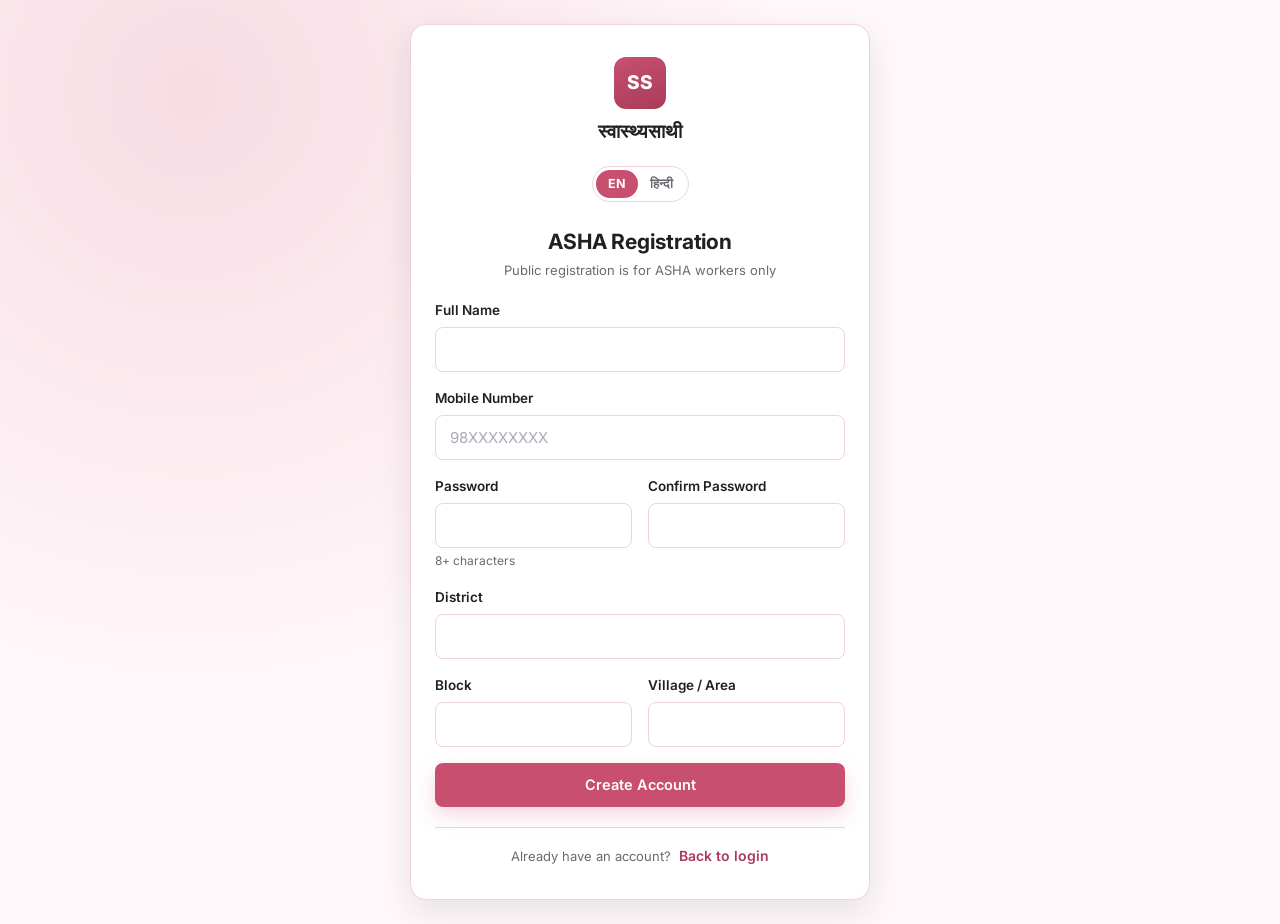
<file: signup.html>
<!DOCTYPE html>
<html lang="en">
<head>
<meta charset="UTF-8">
<meta name="viewport" content="width=device-width, initial-scale=1.0, viewport-fit=cover">
<title>ASHA Registration | SwasthyaSaathi</title>
<link rel="stylesheet" href="css/style.css">
</head>
<body>

<div class="auth-shell">
  <div class="auth-card" style="max-width:460px;">
    <div class="auth-brand">
      <div class="brand-mark" style="width:52px;height:52px;font-size:19px;">SS</div>
      <div>
        <div class="brand-name-hi" style="font-size:19px;" data-i18n="brand_hi">स्वास्थ्यसाथी</div>
      </div>
      <div class="lang-switch" style="margin-top:10px;"><button data-lang="en">EN</button><button data-lang="hi">हिन्दी</button></div>
    </div>

    <h1 class="text-section-title" style="text-align:center;margin-bottom:2px;" data-i18n="signup_title">ASHA Registration</h1>
    <p class="text-meta" style="text-align:center;margin-bottom:20px;" data-i18n="signup_sub">Public registration is for ASHA workers only</p>

    <div id="signupSuccess" class="alert alert-success hidden" style="margin-bottom:16px;">
      <span data-i18n="signup_pending_note"></span>
    </div>
    <div id="signupAlert" class="alert alert-danger hidden" style="margin-bottom:16px;"></div>

    <form id="signupForm" novalidate>
      <div class="field" id="f_name">
        <label for="name" data-i18n="full_name">Full Name</label>
        <input type="text" id="name" required>
      </div>
      <div class="field" id="f_mobile">
        <label for="mobile" data-i18n="mobile_number">Mobile Number</label>
        <input type="tel" id="mobile" inputmode="numeric" maxlength="10" placeholder="98XXXXXXXX" required>
        <div class="error-text" id="mobileErr" data-i18n="something_wrong"></div>
      </div>
      <div class="form-grid cols-2">
        <div class="field" id="f_password">
          <label for="password" data-i18n="password">Password</label>
          <input type="password" id="password" required minlength="8">
          <div class="hint">8+ characters</div>
        </div>
        <div class="field" id="f_confirm">
          <label for="confirm" data-i18n="confirm_password">Confirm Password</label>
          <input type="password" id="confirm" required minlength="8">
        </div>
      </div>
      <div class="field" id="f_district">
        <label for="district" data-i18n="district">District</label>
        <input type="text" id="district" required>
      </div>
      <div class="form-grid cols-2">
        <div class="field" id="f_block">
          <label for="block" data-i18n="block">Block</label>
          <input type="text" id="block" required>
        </div>
        <div class="field" id="f_village">
          <label for="village" data-i18n="village">Village / Area</label>
          <input type="text" id="village" required>
        </div>
      </div>

      <button type="submit" class="btn btn-primary btn-block" id="signupSubmit">
        <span data-i18n="create_account">Create Account</span>
      </button>
    </form>

    <div style="border-top:1px solid var(--color-border);margin-top:20px;padding-top:16px;text-align:center;">
      <span class="text-meta" data-i18n="have_account">Already have an account?</span>
      <a href="login.html" style="color:var(--color-primary-dark);font-weight:600;font-size:14px;margin-left:4px;" data-i18n="back_to_login">Back to login</a>
    </div>
  </div>
</div>

<div class="toast-stack" id="toastStack"></div>

<script src="js/translations.js"></script>
<script src="js/supabase.js"></script>
<script src="js/app.js"></script>
<script src="js/auth.js"></script>
<script>
  const form = document.getElementById('signupForm');
  const alertBox = document.getElementById('signupAlert');
  const successBox = document.getElementById('signupSuccess');
  const submitBtn = document.getElementById('signupSubmit');

  const fieldErrors = {
    name: I18N.current==='hi' ? 'कृपया अपना पूरा नाम दर्ज करें' : 'Please enter your full name',
    mobile: I18N.current==='hi' ? 'कृपया मान्य 10 अंकों का मोबाइल नंबर दर्ज करें' : 'Please enter a valid 10-digit mobile number',
    password: I18N.current==='hi' ? 'पासवर्ड कम से कम 8 अक्षरों का होना चाहिए' : 'Password must be at least 8 characters',
    confirm: I18N.current==='hi' ? 'पासवर्ड मेल नहीं खाते' : 'Passwords do not match',
    location: I18N.current==='hi' ? 'कृपया जिला, ब्लॉक और गांव भरें' : 'Please fill district, block and village',
    duplicate: I18N.current==='hi' ? 'यह मोबाइल नंबर पहले से पंजीकृत है' : 'This mobile number is already registered',
    server: I18N.t('something_wrong'),
  };

  function clearErrors(){
    ['f_name','f_mobile','f_password','f_confirm'].forEach(id=>document.getElementById(id).classList.remove('has-error'));
    alertBox.classList.add('hidden');
  }

  form.addEventListener('submit', async (e)=>{
    e.preventDefault();
    clearErrors();
    successBox.classList.add('hidden');

    const fields = {
      name: document.getElementById('name').value.trim(),
      mobile: document.getElementById('mobile').value.trim(),
      password: document.getElementById('password').value,
      confirmPassword: document.getElementById('confirm').value,
      district: document.getElementById('district').value.trim(),
      block: document.getElementById('block').value.trim(),
      village: document.getElementById('village').value.trim(),
    };

    submitBtn.disabled = true;
    submitBtn.textContent = I18N.t('loading');
    const result = await AUTH.signup(fields);
    submitBtn.disabled = false;
    submitBtn.innerHTML = `<span data-i18n="create_account">${I18N.t('create_account')}</span>`;

    if(!result.ok){
      const map = { name:'f_name', mobile:'f_mobile', password:'f_password', confirm:'f_confirm' };
      if(map[result.error]) document.getElementById(map[result.error]).classList.add('has-error');
      alertBox.textContent = fieldErrors[result.error] || fieldErrors.server;
      alertBox.classList.remove('hidden');
      return;
    }

    successBox.classList.remove('hidden');
    successBox.querySelector('span').textContent = I18N.t('signup_pending_note');
    form.reset();
    APP.toast(I18N.t('saved_successfully'), 'success');
  });
</script>
</body>
</html>
</file>
<file: css/style.css>
/* ============================================================
   SwasthyaSaathi — Design System
   Premium Indian rural healthcare platform
   ============================================================ */

@import url('https://fonts.googleapis.com/css2?family=Inter:wght@400;500;600;700;800&family=Noto+Sans+Devanagari:wght@400;500;600;700&display=swap');

:root{
  /* ---- Color system (exact, per brief) ---- */
  --color-primary:#C94F70;
  --color-primary-dark:#A83C5A;
  --color-primary-light:#F8DCE4;
  --color-bg-soft:#FFF8FA;
  --color-white:#FFFFFF;
  --color-text:#1F2024;
  --color-text-secondary:#686B73;
  --color-border:#EED3DA;
  --color-success:#2E8B57;
  --color-warning:#C98A08;
  --color-danger:#D64545;
  --color-info:#6C63A8;

  --color-success-bg:#EAF5EE;
  --color-warning-bg:#FBF2E0;
  --color-danger-bg:#FBEAEA;
  --color-info-bg:#EEECF7;

  /* ---- Type ---- */
  --font-en:'Inter',system-ui,-apple-system,sans-serif;
  --font-hi:'Noto Sans Devanagari','Inter',system-ui,sans-serif;

  /* ---- Spacing scale ---- */
  --space-1:4px;
  --space-2:8px;
  --space-3:12px;
  --space-4:16px;
  --space-5:20px;
  --space-6:24px;
  --space-8:32px;
  --space-10:40px;
  --space-12:48px;
  --space-16:64px;

  /* ---- Radius / shadow ---- */
  --radius-sm:8px;
  --radius-md:12px;
  --radius-lg:16px;
  --radius-full:999px;

  --shadow-sm:0 1px 2px rgba(31,32,36,0.06);
  --shadow-md:0 4px 16px rgba(31,32,36,0.07);
  --shadow-lg:0 12px 32px rgba(31,32,36,0.10);
  --shadow-primary:0 8px 20px rgba(201,79,112,0.22);

  /* ---- Layout ---- */
  --sidebar-width:264px;
  --header-height:64px;
  --bottomnav-height:64px;
  --max-content:1280px;

  --transition:160ms ease;
}

/* ============================================================
   Reset
   ============================================================ */
*,*::before,*::after{box-sizing:border-box;}
html,body{margin:0;padding:0;}
html{-webkit-text-size-adjust:100%;}
body{
  font-family:var(--font-en);
  background:var(--color-bg-soft);
  color:var(--color-text);
  font-size:15px;
  line-height:1.55;
  min-height:100vh;
  overflow-x:hidden;
  max-width:100vw;
}
html[lang="hi"] body,body.lang-hi{font-family:var(--font-hi);}

img{max-width:100%;display:block;}
a{color:inherit;text-decoration:none;}
button{font-family:inherit;}
input,select,textarea{font-family:inherit;font-size:15px;}
h1,h2,h3,h4,p,figure{margin:0;}
ul{margin:0;padding:0;list-style:none;}
table{border-collapse:collapse;width:100%;}

*:focus-visible{
  outline:2px solid var(--color-primary);
  outline-offset:2px;
  border-radius:4px;
}

::selection{background:var(--color-primary-light);color:var(--color-primary-dark);}

/* ============================================================
   Type scale
   ============================================================ */
.text-page-title{font-size:26px;font-weight:800;letter-spacing:-0.01em;line-height:1.25;}
.text-section-title{font-size:19px;font-weight:700;letter-spacing:-0.005em;}
.text-body{font-size:15px;font-weight:400;color:var(--color-text);}
.text-meta{font-size:13px;color:var(--color-text-secondary);}
.text-secondary{color:var(--color-text-secondary);}

@media (min-width:768px){
  .text-page-title{font-size:32px;}
  .text-section-title{font-size:21px;}
}

/* ============================================================
   Utility layout
   ============================================================ */
.container{
  width:100%;
  max-width:var(--max-content);
  margin:0 auto;
  padding:0 var(--space-5);
}
@media (min-width:768px){ .container{padding:0 var(--space-8);} }

.flex{display:flex;}
.flex-col{display:flex;flex-direction:column;}
.items-center{align-items:center;}
.justify-between{justify-content:space-between;}
.gap-1{gap:var(--space-1);} .gap-2{gap:var(--space-2);} .gap-3{gap:var(--space-3);}
.gap-4{gap:var(--space-4);} .gap-6{gap:var(--space-6);}
.grid{display:grid;gap:var(--space-5);}
.hidden{display:none !important;}

@media (max-width:767px){ .desktop-only{display:none !important;} }
@media (min-width:768px){ .mobile-only{display:none !important;} }

/* ============================================================
   App shell — sidebar (desktop) + content
   ============================================================ */
.app-shell{
  display:flex;
  min-height:100vh;
  width:100%;
}

.sidebar{
  width:var(--sidebar-width);
  flex-shrink:0;
  background:var(--color-white);
  border-right:1px solid var(--color-border);
  display:flex;
  flex-direction:column;
  position:sticky;
  top:0;
  height:100vh;
  overflow-y:auto;
}
@media (max-width:1023px){ .sidebar{display:none;} }

.sidebar-brand{
  display:flex;
  align-items:center;
  gap:var(--space-3);
  padding:var(--space-6) var(--space-5);
  border-bottom:1px solid var(--color-border);
}
.brand-mark{
  width:40px;height:40px;border-radius:var(--radius-md);
  background:linear-gradient(160deg,var(--color-primary),var(--color-primary-dark));
  display:flex;align-items:center;justify-content:center;
  color:#fff;font-weight:800;font-size:16px;flex-shrink:0;
}
.brand-name-hi{font-size:16px;font-weight:700;line-height:1.2;}
.brand-name-en{font-size:11.5px;color:var(--color-text-secondary);letter-spacing:0.02em;}

.sidebar-nav{flex:1;padding:var(--space-4) var(--space-3);overflow-y:auto;}
.nav-item{
  display:flex;align-items:center;gap:var(--space-3);
  padding:10px var(--space-3);
  border-radius:var(--radius-sm);
  color:var(--color-text-secondary);
  font-size:14.5px;font-weight:500;
  margin-bottom:2px;
  transition:background var(--transition),color var(--transition);
}
.nav-item svg{width:19px;height:19px;flex-shrink:0;}
.nav-item:hover{background:var(--color-bg-soft);color:var(--color-text);}
.nav-item.active{background:var(--color-primary-light);color:var(--color-primary-dark);font-weight:600;}

.sidebar-footer{
  padding:var(--space-4) var(--space-5);
  border-top:1px solid var(--color-border);
  display:flex;flex-direction:column;gap:var(--space-3);
}

.status-pill{
  display:inline-flex;align-items:center;gap:6px;
  font-size:12.5px;font-weight:600;
  padding:5px 10px;border-radius:var(--radius-full);
}
.status-pill.online{background:var(--color-success-bg);color:var(--color-success);}
.status-pill.offline{background:var(--color-danger-bg);color:var(--color-danger);}
.status-dot{width:7px;height:7px;border-radius:50%;background:currentColor;}

.sync-pill{
  font-size:12px;color:var(--color-warning);background:var(--color-warning-bg);
  padding:5px 10px;border-radius:var(--radius-full);font-weight:600;display:inline-flex;align-items:center;gap:6px;
}

.user-mini{display:flex;align-items:center;gap:var(--space-2);}
.user-avatar{
  width:34px;height:34px;border-radius:50%;
  background:var(--color-primary-light);color:var(--color-primary-dark);
  display:flex;align-items:center;justify-content:center;font-weight:700;font-size:13px;flex-shrink:0;
}
.user-name{font-size:13.5px;font-weight:600;line-height:1.2;}
.user-role{font-size:11.5px;color:var(--color-text-secondary);}
.logout-link{font-size:13px;color:var(--color-danger);font-weight:600;}

/* ============================================================
   Main content region
   ============================================================ */
.main-content{
  flex:1;
  min-width:0;
  padding-bottom:calc(var(--bottomnav-height) + var(--space-8));
}
@media (min-width:1024px){ .main-content{padding-bottom:var(--space-10);} }

.page-header{
  padding:var(--space-6) var(--space-5) var(--space-2);
}
@media (min-width:768px){ .page-header{padding:var(--space-8) var(--space-8) var(--space-2);} }

.page-body{padding:var(--space-4) var(--space-5) var(--space-8);}
@media (min-width:768px){ .page-body{padding:var(--space-4) var(--space-8) var(--space-10);} }

/* ============================================================
   Mobile top header + bottom nav
   ============================================================ */
.mobile-header{
  display:none;
  position:sticky;top:0;z-index:40;
  background:rgba(255,248,250,0.92);
  backdrop-filter:blur(8px);
  border-bottom:1px solid var(--color-border);
  padding:var(--space-3) var(--space-4);
  align-items:center;justify-content:space-between;
}
@media (max-width:1023px){ .mobile-header{display:flex;} }

.mobile-header .brand-mark{width:34px;height:34px;font-size:14px;}

.icon-btn{
  width:38px;height:38px;border-radius:50%;
  display:flex;align-items:center;justify-content:center;
  background:var(--color-white);border:1px solid var(--color-border);
  color:var(--color-text);
}
.icon-btn svg{width:18px;height:18px;}

.bottom-nav{
  display:none;
  position:fixed;bottom:0;left:0;right:0;z-index:40;
  background:var(--color-white);
  border-top:1px solid var(--color-border);
  height:var(--bottomnav-height);
  padding:6px var(--space-2);
  align-items:stretch;justify-content:space-around;
}
@media (max-width:1023px){ .bottom-nav{display:flex;} }

.bottom-nav-item{
  flex:1;display:flex;flex-direction:column;align-items:center;justify-content:center;
  gap:2px;color:var(--color-text-secondary);font-size:11px;font-weight:600;border-radius:var(--radius-sm);
}
.bottom-nav-item svg{width:20px;height:20px;}
.bottom-nav-item.active{color:var(--color-primary-dark);}

/* ============================================================
   Buttons
   ============================================================ */
.btn{
  display:inline-flex;align-items:center;justify-content:center;gap:8px;
  padding:11px 20px;border-radius:var(--radius-sm);
  font-size:14.5px;font-weight:600;border:1px solid transparent;
  cursor:pointer;transition:all var(--transition);
  min-height:44px;white-space:nowrap;
}
.btn svg{width:17px;height:17px;}
.btn-primary{background:var(--color-primary);color:#fff;box-shadow:var(--shadow-primary);}
.btn-primary:hover{background:var(--color-primary-dark);}
.btn-secondary{background:var(--color-white);color:var(--color-text);border-color:var(--color-border);}
.btn-secondary:hover{background:var(--color-bg-soft);}
.btn-ghost{background:transparent;color:var(--color-primary-dark);}
.btn-ghost:hover{background:var(--color-primary-light);}
.btn-danger{background:var(--color-danger);color:#fff;}
.btn-block{width:100%;}
.btn-sm{padding:8px 14px;font-size:13.5px;min-height:36px;}
.btn:disabled{opacity:0.55;cursor:not-allowed;}

/* ============================================================
   Cards
   ============================================================ */
.card{
  background:var(--color-white);
  border:1px solid var(--color-border);
  border-radius:var(--radius-md);
  box-shadow:var(--shadow-sm);
}
.card-pad{padding:var(--space-5);}
@media (min-width:768px){ .card-pad{padding:var(--space-6);} }

.kpi-card{
  background:var(--color-white);
  border:1px solid var(--color-border);
  border-radius:var(--radius-md);
  padding:var(--space-5);
  position:relative;
  overflow:hidden;
}
.kpi-card.accent::before{
  content:'';position:absolute;top:0;left:0;bottom:0;width:3px;background:var(--color-primary);
}
.kpi-label{font-size:12.5px;color:var(--color-text-secondary);font-weight:600;margin-bottom:6px;}
.kpi-value{font-size:28px;font-weight:800;letter-spacing:-0.01em;}
.kpi-value.danger{color:var(--color-danger);}
.kpi-value.warning{color:var(--color-warning);}
.kpi-trend{font-size:12.5px;color:var(--color-text-secondary);margin-top:4px;}

.kpi-grid{
  display:grid;grid-template-columns:repeat(2,1fr);gap:var(--space-3);
}
@media (min-width:640px){ .kpi-grid{grid-template-columns:repeat(4,1fr);gap:var(--space-4);} }

/* ============================================================
   Badges
   ============================================================ */
.badge{
  display:inline-flex;align-items:center;gap:5px;
  font-size:12px;font-weight:700;padding:4px 10px;border-radius:var(--radius-full);
}
.badge svg{width:12px;height:12px;}
.badge-low{background:var(--color-success-bg);color:var(--color-success);}
.badge-moderate{background:var(--color-warning-bg);color:var(--color-warning);}
.badge-high{background:var(--color-danger-bg);color:var(--color-danger);}
.badge-info{background:var(--color-info-bg);color:var(--color-info);}
.badge-neutral{background:var(--color-bg-soft);color:var(--color-text-secondary);border:1px solid var(--color-border);}

/* ============================================================
   Forms
   ============================================================ */
.field{margin-bottom:var(--space-4);}
.field label{
  display:block;font-size:13.5px;font-weight:600;margin-bottom:6px;color:var(--color-text);
}
.field .hint{font-size:12px;color:var(--color-text-secondary);margin-top:4px;}
.field .error-text{font-size:12px;color:var(--color-danger);margin-top:4px;display:none;}
.field.has-error .error-text{display:block;}
.field.has-error input,.field.has-error select{border-color:var(--color-danger);}

input[type=text],input[type=number],input[type=password],input[type=tel],
input[type=date],input[type=email],select,textarea{
  width:100%;
  padding:12px 14px;
  border:1px solid var(--color-border);
  border-radius:var(--radius-sm);
  background:var(--color-white);
  color:var(--color-text);
  min-height:44px;
  transition:border-color var(--transition);
}
textarea{min-height:88px;resize:vertical;}
input:focus,select:focus,textarea:focus{border-color:var(--color-primary);}
input::placeholder{color:#A9ACB4;}

.input-unit{position:relative;}
.input-unit input{padding-right:56px;}
.input-unit .unit{
  position:absolute;right:12px;top:50%;transform:translateY(-50%);
  font-size:13px;color:var(--color-text-secondary);font-weight:600;
}

.form-grid{display:grid;grid-template-columns:1fr;gap:0 var(--space-4);}
@media (min-width:640px){ .form-grid.cols-2{grid-template-columns:1fr 1fr;} }

.checkbox-grid{display:grid;grid-template-columns:1fr;gap:var(--space-2);}
@media (min-width:640px){ .checkbox-grid{grid-template-columns:1fr 1fr;} }
.checkbox-row{
  display:flex;align-items:center;gap:10px;
  padding:11px 12px;border:1px solid var(--color-border);border-radius:var(--radius-sm);
  cursor:pointer;font-size:14px;
}
.checkbox-row input{width:18px;height:18px;min-height:auto;flex-shrink:0;accent-color:var(--color-primary);}
.checkbox-row.checked{border-color:var(--color-primary);background:var(--color-primary-light);}
.checkbox-row.warn.checked{border-color:var(--color-danger);background:var(--color-danger-bg);}

/* ============================================================
   Steps / progress
   ============================================================ */
.step-progress{display:flex;align-items:center;gap:4px;overflow-x:auto;padding-bottom:4px;}
.step-dot{
  display:flex;align-items:center;gap:8px;flex-shrink:0;
}
.step-num{
  width:28px;height:28px;border-radius:50%;
  display:flex;align-items:center;justify-content:center;
  font-size:12px;font-weight:700;
  background:var(--color-bg-soft);color:var(--color-text-secondary);border:1px solid var(--color-border);
  flex-shrink:0;
}
.step-dot.active .step-num{background:var(--color-primary);color:#fff;border-color:var(--color-primary);}
.step-dot.done .step-num{background:var(--color-success);color:#fff;border-color:var(--color-success);}
.step-label{font-size:12px;font-weight:600;color:var(--color-text-secondary);white-space:nowrap;}
.step-dot.active .step-label{color:var(--color-text);}
.step-line{width:20px;height:1px;background:var(--color-border);flex-shrink:0;}

.sticky-actions{
  position:sticky;bottom:0;background:var(--color-white);
  border-top:1px solid var(--color-border);
  padding:var(--space-3) var(--space-5);
  display:flex;gap:var(--space-3);justify-content:flex-end;
  margin:var(--space-6) calc(var(--space-5) * -1) 0;
}
@media (max-width:1023px){ .sticky-actions{bottom:var(--bottomnav-height);} }

/* ============================================================
   Tables
   ============================================================ */
.table-container{
  border:1px solid var(--color-border);border-radius:var(--radius-md);
  overflow-x:auto;background:var(--color-white);
  -webkit-overflow-scrolling:touch;
}
table.data-table{min-width:640px;}
.data-table th{
  text-align:left;font-size:12px;font-weight:700;color:var(--color-text-secondary);
  text-transform:none;padding:12px 16px;border-bottom:1px solid var(--color-border);
  background:var(--color-bg-soft);white-space:nowrap;
}
.data-table td{padding:14px 16px;border-bottom:1px solid var(--color-border);font-size:14px;vertical-align:middle;}
.data-table tr:last-child td{border-bottom:none;}
.data-table tr.row-link{cursor:pointer;transition:background var(--transition);}
.data-table tr.row-link:hover{background:var(--color-bg-soft);}

@media (max-width:767px){
  .table-container.responsive-cards{border:none;background:transparent;overflow:visible;}
  .table-container.responsive-cards table{display:none;}
}

.case-card-list{display:flex;flex-direction:column;gap:var(--space-3);}
.case-row-card{
  background:var(--color-white);border:1px solid var(--color-border);border-radius:var(--radius-md);
  padding:var(--space-4);display:flex;flex-direction:column;gap:8px;
}
.case-row-card .top{display:flex;justify-content:space-between;align-items:flex-start;gap:8px;}
.case-row-card .name{font-weight:700;font-size:15px;}
.case-row-card .meta-row{display:flex;flex-wrap:wrap;gap:8px;font-size:12.5px;color:var(--color-text-secondary);}

/* ============================================================
   Tabs
   ============================================================ */
.tabs{display:flex;gap:4px;overflow-x:auto;border-bottom:1px solid var(--color-border);}
.tab-btn{
  padding:11px 16px;font-size:13.5px;font-weight:600;color:var(--color-text-secondary);
  border-bottom:2px solid transparent;white-space:nowrap;flex-shrink:0;
}
.tab-btn.active{color:var(--color-primary-dark);border-bottom-color:var(--color-primary);}
.tab-panel{display:none;padding-top:var(--space-5);}
.tab-panel.active{display:block;}

/* ============================================================
   Alerts / toasts / empty / loading
   ============================================================ */
.alert{
  display:flex;gap:12px;padding:var(--space-4);border-radius:var(--radius-sm);
  border:1px solid;font-size:13.5px;
}
.alert svg{width:18px;height:18px;flex-shrink:0;margin-top:1px;}
.alert-danger{background:var(--color-danger-bg);border-color:#F1C6C6;color:#8F2E2E;}
.alert-warning{background:var(--color-warning-bg);border-color:#EFDBA6;color:#8A6205;}
.alert-info{background:var(--color-info-bg);border-color:#D6D2ED;color:#4A4384;}
.alert-success{background:var(--color-success-bg);border-color:#BFE0CC;color:#1F5E3D;}

.disclaimer-bar{
  background:var(--color-info-bg);border:1px solid #D6D2ED;border-radius:var(--radius-sm);
  padding:12px 14px;font-size:12.5px;color:#4A4384;display:flex;gap:10px;
}
.disclaimer-bar svg{width:16px;height:16px;flex-shrink:0;margin-top:1px;}

.toast-stack{position:fixed;top:16px;right:16px;z-index:200;display:flex;flex-direction:column;gap:8px;max-width:320px;}
@media (max-width:1023px){ .toast-stack{left:16px;right:16px;top:auto;bottom:calc(var(--bottomnav-height) + 12px);max-width:none;} }
.toast{
  background:var(--color-text);color:#fff;padding:12px 16px;border-radius:var(--radius-sm);
  font-size:13.5px;box-shadow:var(--shadow-lg);display:flex;align-items:center;gap:8px;
  animation:toast-in 200ms ease;
}
.toast.success{background:var(--color-success);}
.toast.error{background:var(--color-danger);}
@keyframes toast-in{from{opacity:0;transform:translateY(-6px);}to{opacity:1;transform:translateY(0);}}

.empty-state{
  display:flex;flex-direction:column;align-items:center;justify-content:center;
  text-align:center;padding:var(--space-12) var(--space-5);color:var(--color-text-secondary);
}
.empty-state svg{width:44px;height:44px;color:var(--color-border);margin-bottom:var(--space-3);}
.empty-state .title{font-weight:600;color:var(--color-text);margin-bottom:4px;font-size:14.5px;}

.skeleton{
  background:linear-gradient(90deg,var(--color-bg-soft) 25%,var(--color-primary-light) 50%,var(--color-bg-soft) 75%);
  background-size:200% 100%;
  animation:skeleton-loading 1.4s ease infinite;
  border-radius:var(--radius-sm);
}
@keyframes skeleton-loading{0%{background-position:200% 0;}100%{background-position:-200% 0;}}

/* ============================================================
   Modal / drawer
   ============================================================ */
.overlay{
  position:fixed;inset:0;background:rgba(31,32,36,0.4);z-index:100;
  display:none;align-items:flex-end;justify-content:center;
}
.overlay.open{display:flex;}
@media (min-width:768px){ .overlay{align-items:center;} }

.drawer{
  background:var(--color-white);width:100%;max-width:560px;
  max-height:90vh;overflow-y:auto;
  border-radius:var(--radius-lg) var(--radius-lg) 0 0;
  box-shadow:var(--shadow-lg);
}
@media (min-width:768px){ .drawer{border-radius:var(--radius-lg);max-height:85vh;} }
.drawer-header{
  position:sticky;top:0;background:var(--color-white);z-index:2;
  display:flex;justify-content:space-between;align-items:center;
  padding:var(--space-5);border-bottom:1px solid var(--color-border);
}
.drawer-body{padding:var(--space-5);}

/* ============================================================
   Timeline
   ============================================================ */
.timeline{display:flex;flex-direction:column;}
.timeline-item{display:flex;gap:14px;position:relative;padding-bottom:var(--space-6);}
.timeline-item:last-child{padding-bottom:0;}
.timeline-item::before{
  content:'';position:absolute;left:11px;top:26px;bottom:0;width:1px;background:var(--color-border);
}
.timeline-item:last-child::before{display:none;}
.timeline-dot{
  width:24px;height:24px;border-radius:50%;background:var(--color-primary-light);color:var(--color-primary-dark);
  display:flex;align-items:center;justify-content:center;flex-shrink:0;z-index:1;
}
.timeline-dot.done{background:var(--color-success-bg);color:var(--color-success);}
.timeline-dot svg{width:13px;height:13px;}
.timeline-title{font-weight:600;font-size:14px;}
.timeline-meta{font-size:12px;color:var(--color-text-secondary);margin-top:2px;}

/* horizontal workflow */
.workflow-track{display:flex;align-items:center;flex-wrap:wrap;gap:0;justify-content:center;}
.workflow-step{display:flex;flex-direction:column;align-items:center;gap:8px;width:110px;text-align:center;}
.workflow-icon{
  width:52px;height:52px;border-radius:var(--radius-md);background:var(--color-primary-light);
  color:var(--color-primary-dark);display:flex;align-items:center;justify-content:center;
}
.workflow-icon svg{width:24px;height:24px;}
.workflow-label{font-size:12.5px;font-weight:600;}
.workflow-arrow{color:var(--color-border);flex-shrink:0;padding:0 4px;}
.workflow-arrow svg{width:18px;height:18px;}
@media (max-width:640px){
  .workflow-track{flex-direction:column;}
  .workflow-arrow svg{transform:rotate(90deg);}
}

/* ============================================================
   Risk result card
   ============================================================ */
.risk-result{
  border-radius:var(--radius-lg);padding:var(--space-6);text-align:center;border:1px solid;
}
.risk-result.low{background:var(--color-success-bg);border-color:#BFE0CC;}
.risk-result.moderate{background:var(--color-warning-bg);border-color:#EFDBA6;}
.risk-result.high{background:var(--color-danger-bg);border-color:#F1C6C6;}
.risk-result .risk-icon{width:56px;height:56px;border-radius:50%;margin:0 auto var(--space-3);display:flex;align-items:center;justify-content:center;}
.risk-result.low .risk-icon{background:var(--color-success);color:#fff;}
.risk-result.moderate .risk-icon{background:var(--color-warning);color:#fff;}
.risk-result.high .risk-icon{background:var(--color-danger);color:#fff;}
.risk-result .risk-icon svg{width:28px;height:28px;}
.risk-result .risk-level{font-size:22px;font-weight:800;margin-bottom:4px;}
.risk-result.low .risk-level{color:var(--color-success);}
.risk-result.moderate .risk-level{color:var(--color-warning);}
.risk-result.high .risk-level{color:var(--color-danger);}

/* ============================================================
   Auth pages
   ============================================================ */
.auth-shell{
  min-height:100vh;display:flex;align-items:center;justify-content:center;
  padding:var(--space-6) var(--space-4);background:
    radial-gradient(circle at 15% 10%,var(--color-primary-light) 0%,transparent 45%),
    var(--color-bg-soft);
}
.auth-card{
  width:100%;max-width:420px;background:var(--color-white);
  border:1px solid var(--color-border);border-radius:var(--radius-lg);
  box-shadow:var(--shadow-lg);padding:var(--space-8) var(--space-6);
}
.auth-brand{display:flex;flex-direction:column;align-items:center;gap:var(--space-3);margin-bottom:var(--space-6);text-align:center;}

/* ============================================================
   Charts container
   ============================================================ */
.chart-container{width:100%;overflow:hidden;}
.chart-container svg{width:100%;height:auto;display:block;}
.chart-legend{display:flex;flex-wrap:wrap;gap:var(--space-4);margin-top:var(--space-3);}
.legend-item{display:flex;align-items:center;gap:6px;font-size:12.5px;color:var(--color-text-secondary);}
.legend-dot{width:9px;height:9px;border-radius:2px;}

/* ============================================================
   Landing page
   ============================================================ */
.landing-header{
  position:sticky;top:0;z-index:40;background:rgba(255,255,255,0.9);backdrop-filter:blur(10px);
  border-bottom:1px solid var(--color-border);
}
.landing-header .container{display:flex;align-items:center;justify-content:space-between;height:68px;}
.landing-nav-links{display:flex;gap:var(--space-6);align-items:center;}

.hero{padding:var(--space-12) 0 var(--space-10);}
.hero-grid{display:grid;grid-template-columns:1fr;gap:var(--space-10);align-items:center;}
@media (min-width:1024px){ .hero-grid{grid-template-columns:1.05fr 0.95fr;gap:var(--space-12);} }
.hero-eyebrow{color:var(--color-primary-dark);font-weight:700;font-size:13.5px;margin-bottom:var(--space-3);}
.hero-title-hi{font-family:var(--font-hi);font-size:38px;font-weight:700;line-height:1.25;color:var(--color-primary-dark);margin-bottom:8px;}
.hero-title-en{font-size:22px;font-weight:600;color:var(--color-text-secondary);margin-bottom:var(--space-5);}
.hero-desc{font-size:15.5px;color:var(--color-text-secondary);max-width:520px;margin-bottom:var(--space-6);}
@media (min-width:1024px){ .hero-title-hi{font-size:46px;} }

.lang-switch{
  display:inline-flex;border:1px solid var(--color-border);border-radius:var(--radius-full);
  padding:3px;background:var(--color-white);
}
.lang-switch button{
  border:none;background:transparent;padding:6px 12px;border-radius:var(--radius-full);
  font-size:12.5px;font-weight:700;color:var(--color-text-secondary);cursor:pointer;
}
.lang-switch button.active{background:var(--color-primary);color:#fff;}

.feature-grid{display:grid;grid-template-columns:1fr;gap:var(--space-4);}
@media (min-width:640px){ .feature-grid{grid-template-columns:1fr 1fr;} }
@media (min-width:1024px){ .feature-grid{grid-template-columns:repeat(5,1fr);} }
.feature-card{
  background:var(--color-white);border:1px solid var(--color-border);border-radius:var(--radius-md);
  padding:var(--space-5);
}
.feature-icon{
  width:42px;height:42px;border-radius:var(--radius-sm);background:var(--color-primary-light);
  color:var(--color-primary-dark);display:flex;align-items:center;justify-content:center;margin-bottom:var(--space-3);
}
.feature-icon svg{width:21px;height:21px;}

.section{padding:var(--space-12) 0;}
.section-head{max-width:600px;margin:0 auto var(--space-8);text-align:center;}

.mock-dashboard{
  background:var(--color-white);border:1px solid var(--color-border);border-radius:var(--radius-lg);
  box-shadow:var(--shadow-lg);padding:var(--space-5);
}

footer.site-footer{border-top:1px solid var(--color-border);padding:var(--space-10) 0;background:var(--color-white);}
.footer-grid{display:grid;grid-template-columns:1fr;gap:var(--space-6);}
@media (min-width:768px){ .footer-grid{grid-template-columns:2fr repeat(4,1fr);} }
.footer-col h4{font-size:13px;font-weight:700;margin-bottom:var(--space-3);}
.footer-col a{display:block;font-size:13.5px;color:var(--color-text-secondary);margin-bottom:var(--space-2);}

/* demo badge */
.demo-badge{
  display:inline-flex;align-items:center;gap:6px;background:var(--color-info-bg);color:var(--color-info);
  font-size:11px;font-weight:700;padding:4px 10px;border-radius:var(--radius-full);letter-spacing:0.02em;
}

/* scrollbar (subtle) */
::-webkit-scrollbar{height:8px;width:8px;}
::-webkit-scrollbar-thumb{background:var(--color-border);border-radius:99px;}

/* reduced motion */
@media (prefers-reduced-motion:reduce){
  *{animation-duration:0.001ms !important;transition-duration:0.001ms !important;}
}
</file>
